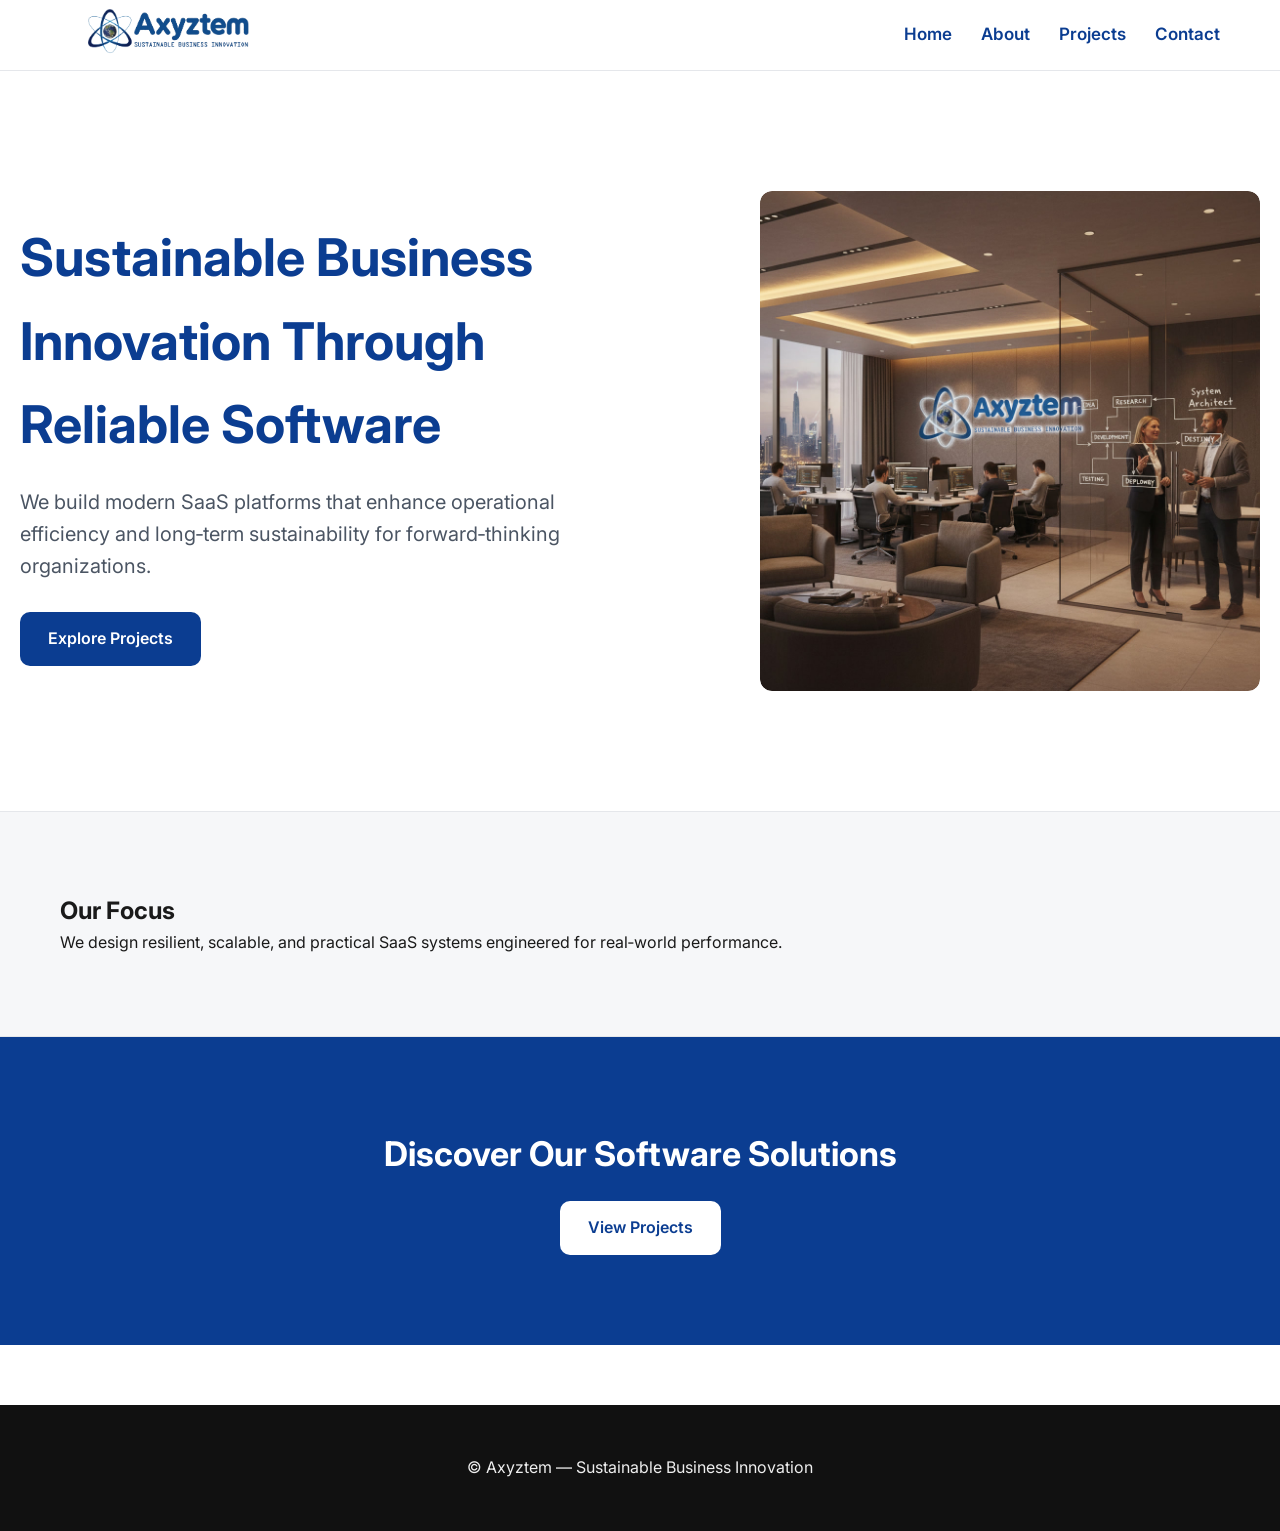
<file: index.html>
<!DOCTYPE html>
<html lang="en">
<head>
<meta charset="UTF-8">
<title>Axyztem | Sustainable Business Innovation</title>
<link rel="stylesheet" href="css/styles.css">
<link href="https://fonts.googleapis.com/css2?family=Inter:wght@300;400;600;700&display=swap" rel="stylesheet">
</head>

<body>

<header>
  <div class="container">
    <nav>
      <div class="logo fade-up">
        <a href="../index.html">
          <img src="../images/axyztem-logo.png" alt="Axyztem Logo" style="height:50px;">
        </a>
      </div>

      <div class="nav-links fade-up">
        <a href="../index.html">Home</a>
        <a href="../about.html">About</a>
        <a href="../projects.html">Projects</a>
        <a href="../contact.html">Contact</a>
      </div>
    </nav>
  </div>
</header>

<section class="hero">
  <div class="hero-text fade-up">
    <h1>Sustainable Business Innovation Through Reliable Software</h1>
    <p>We build modern SaaS platforms that enhance operational efficiency and long‑term sustainability for forward‑thinking organizations.</p>
    <a class="btn fade-up" href="projects.html">Explore Projects</a>
  </div>

  <div class="hero-img fade-up parallax">
    <img src="images/hero.jpg" alt="CEO & Architect in Axyztem Office" width="500">
  </div>
</section>

<section class="section gray">
<div class="container fade-up">
  <h2>Our Focus</h2>
  <p>We design resilient, scalable, and practical SaaS systems engineered for real‑world performance.</p>
</div>
</section>

<section class="cta fade-up">
  <h2>Discover Our Software Solutions</h2>
  <a class="btn" href="projects.html">View Projects</a>
</section>

<footer class="fade-up">
  <p>© Axyztem — Sustainable Business Innovation</p>
</footer>

<script>
const animatedElements=document.querySelectorAll('.fade-up');
function animateOnScroll(){
  animatedElements.forEach(el=>{
    const rect=el.getBoundingClientRect();
    if(rect.top<window.innerHeight-80){ el.classList.add('visible'); }
  });
}
window.addEventListener('scroll',animateOnScroll);
window.addEventListener('load',animateOnScroll);

window.addEventListener('scroll',()=>{
  document.querySelectorAll('.parallax').forEach(el=>{
    el.style.transform=`translateY(${window.scrollY * 0.1}px)`;
  });
});
</script>

</body>
</html>
</file>
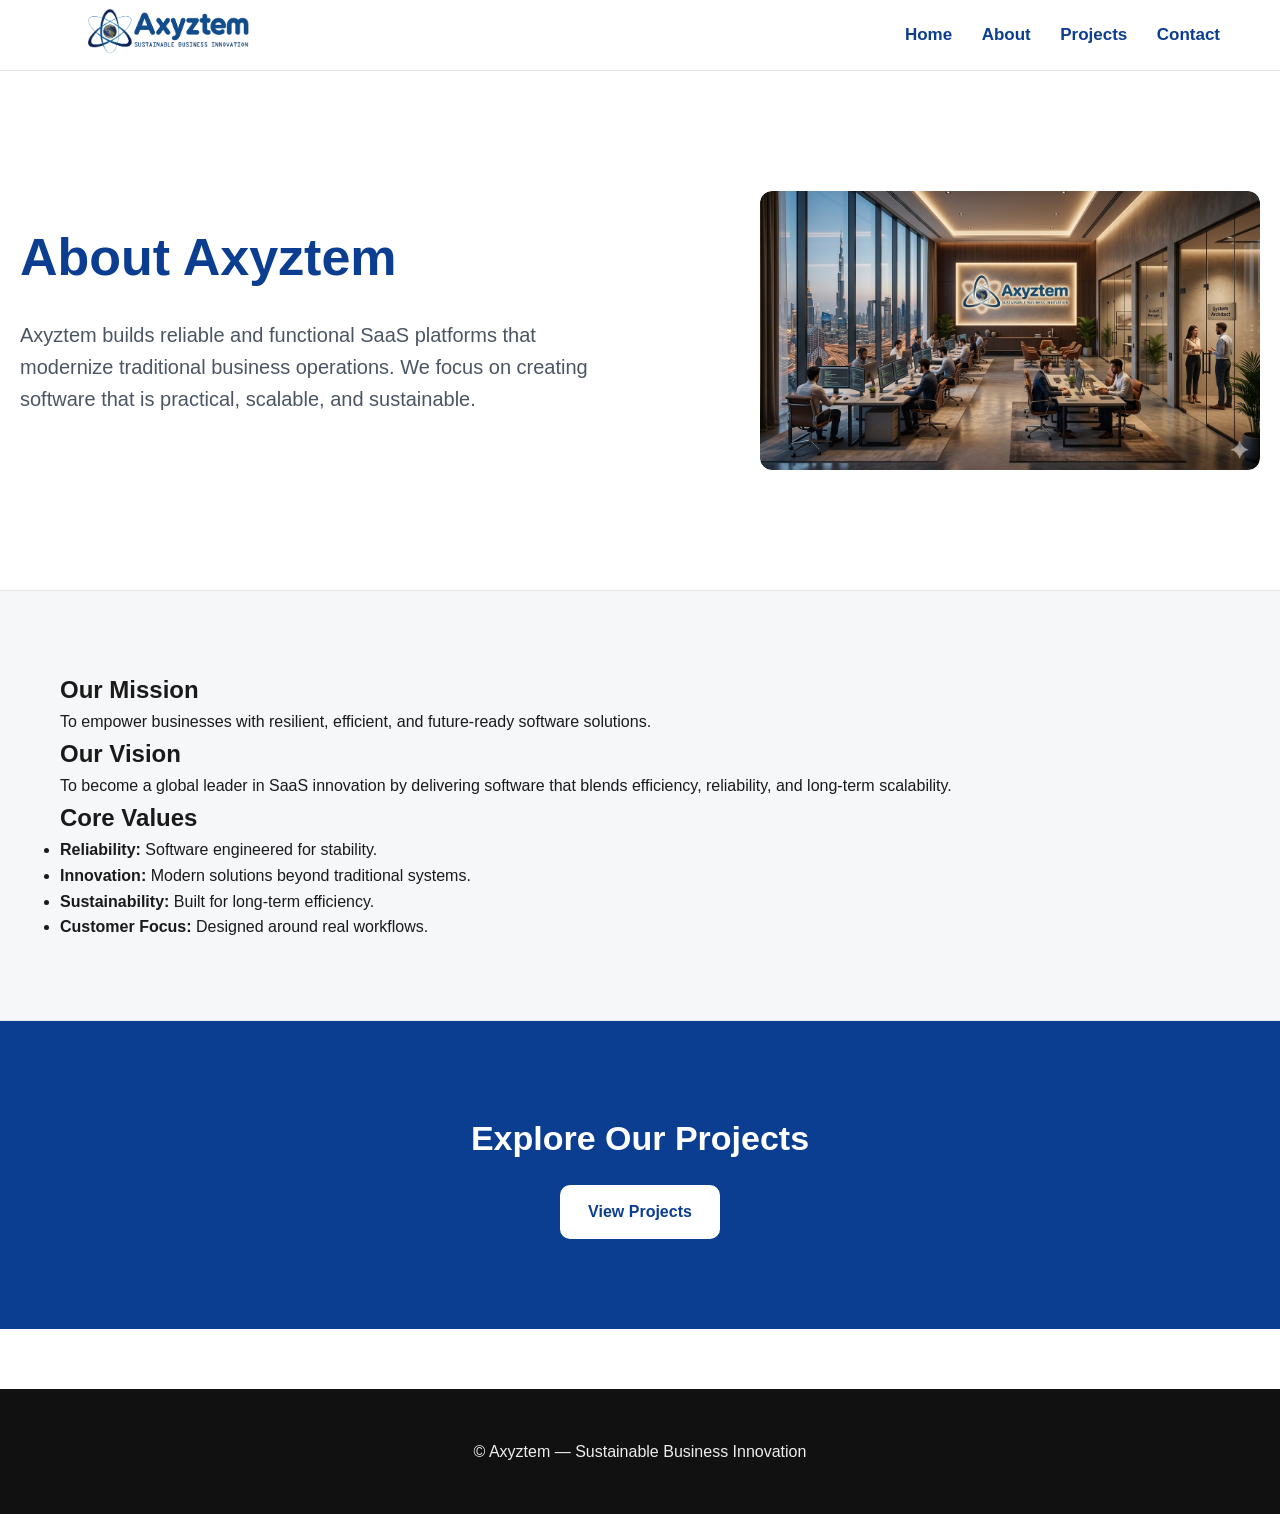
<file: about.html>
<!DOCTYPE html>
<html lang="en">
<head>
<meta charset="UTF-8">
<title>About Axyztem</title>
<link rel="stylesheet" href="css/styles.css">
</head>

<body>

<header>
  <div class="container">
    <nav>
      <div class="logo fade-up">
        <a href="../index.html">
          <img src="images/axyztem-logo.png" alt="Axyztem Logo" style="height:50px;">
        </a>
      </div>

      <div class="nav-links fade-up">
        <a href="../index.html">Home</a>
        <a href="../about.html">About</a>
        <a href="../projects.html">Projects</a>
        <a href="../contact.html">Contact</a>
      </div>
    </nav>
  </div>
</header>

<section class="hero">
  <div class="hero-text fade-up">
    <h1>About Axyztem</h1>
    <p>Axyztem builds reliable and functional SaaS platforms that modernize traditional business operations. We focus on creating software that is practical, scalable, and sustainable.</p>
  </div>
  <div class="hero-img fade-up parallax">
    <img src="images/hero.png" alt="Axyztem Office" width="500">
  </div>
</section>

<section class="section gray">
<div class="container">
  <h2 class="fade-up">Our Mission</h2>
  <p class="fade-up">To empower businesses with resilient, efficient, and future‑ready software solutions.</p>

  <h2 class="fade-up">Our Vision</h2>
  <p class="fade-up">To become a global leader in SaaS innovation by delivering software that blends efficiency, reliability, and long‑term scalability.</p>

  <h2 class="fade-up">Core Values</h2>
  <ul class="fade-up">
    <li><strong>Reliability:</strong> Software engineered for stability.</li>
    <li><strong>Innovation:</strong> Modern solutions beyond traditional systems.</li>
    <li><strong>Sustainability:</strong> Built for long‑term efficiency.</li>
    <li><strong>Customer Focus:</strong> Designed around real workflows.</li>
  </ul>
</div>
</section>

<section class="cta fade-up">
  <h2>Explore Our Projects</h2>
  <a class="btn" href="projects.html">View Projects</a>
</section>

<footer class="fade-up">
  <p>© Axyztem — Sustainable Business Innovation</p>
</footer>

<script>
const animatedElements=document.querySelectorAll('.fade-up');
function animateOnScroll(){
  animatedElements.forEach(el=>{
    const rect=el.getBoundingClientRect();
    if(rect.top<window.innerHeight-80){ el.classList.add('visible'); }
  });
}
window.addEventListener('scroll',animateOnScroll);
window.addEventListener('load',animateOnScroll);

window.addEventListener('scroll',()=>{
  document.querySelectorAll('.parallax').forEach(el=>{
    el.style.transform=`translateY(${window.scrollY * 0.1}px)`;
  });
});
</script>

</body>
</html>
</file>
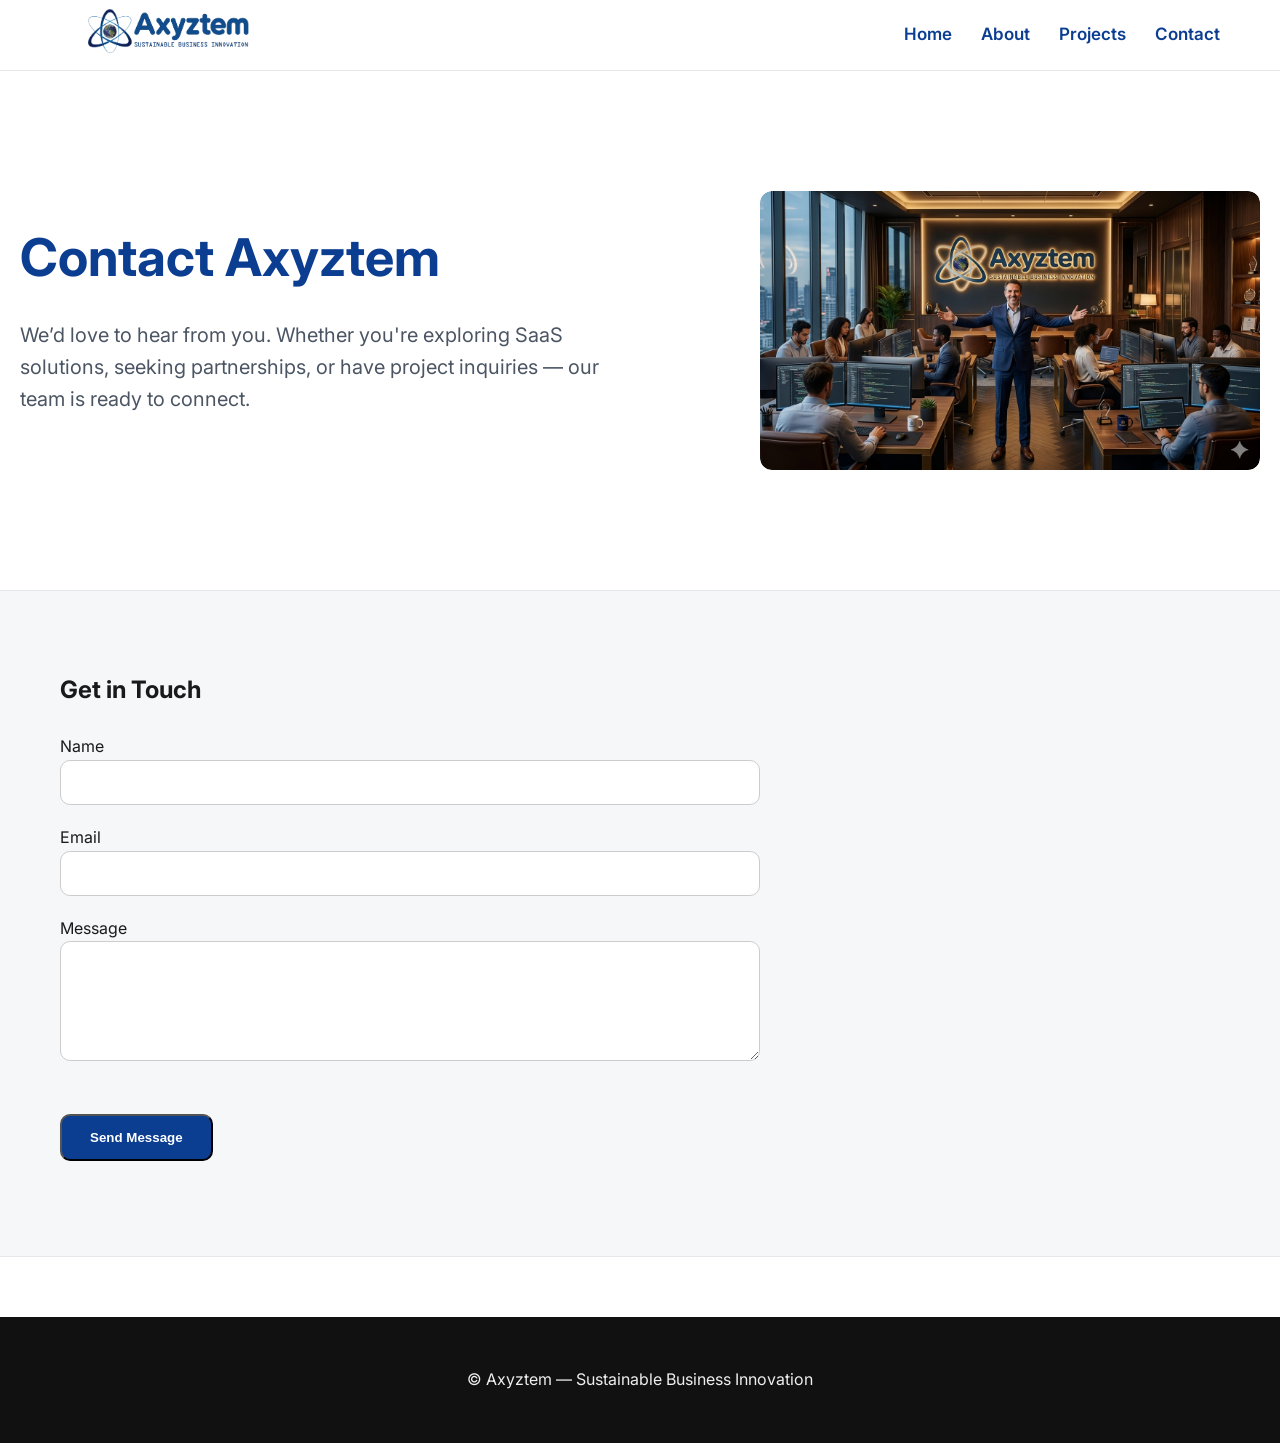
<file: contact.html>
<!DOCTYPE html>
<html lang="en">
<head>
<meta charset="UTF-8">
<title>Contact Axyztem | Sustainable Business Innovation</title>
<meta name="description" content="Get in touch with Axyztem for SaaS solutions and project inquiries.">
<meta name="robots" content="index, follow">

<link rel="stylesheet" href="css/styles.css">
<link href="https://fonts.googleapis.com/css2?family=Inter:wght@300;400;600;700&display=swap" rel="stylesheet">

<!-- Google reCAPTCHA -->
<script src="https://www.google.com/recaptcha/api.js" async defer></script>
</head>

<body>

<header>
    <div class="container">
    <nav>
      <div class="logo fade-up">
        <a href="../index.html">
          <img src="images/axyztem-logo.png" alt="Axyztem Logo" style="height:50px;">
        </a>
      </div>

      <div class="nav-links fade-up">
        <a href="../index.html">Home</a>
        <a href="../about.html">About</a>
        <a href="../projects.html">Projects</a>
        <a href="../contact.html">Contact</a>
      </div>
    </nav>
  </div>
</header>

<!-- HERO -->
<section class="hero">
  <div class="hero-text fade-up">
    <h1>Contact Axyztem</h1>
    <p>We’d love to hear from you. Whether you're exploring SaaS solutions, seeking partnerships, or have project inquiries — our team is ready to connect.</p>
  </div>

  <div class="hero-img fade-up parallax">
    <img src="images/herocontact.png" alt="CEO with Open Arms" width="500">
  </div>
</section>

<!-- CONTACT FORM SECTION -->
<section class="section gray">
<div class="container fade-up">

  <h2>Get in Touch</h2>

  <form id="contactForm" style="margin-top:25px; max-width:700px;">

    <label for="name">Name</label>
    <input id="name" name="name" type="text" required
      style="width:100%; padding:14px; margin-bottom:20px; border-radius:10px; border:1px solid #ccc;">

    <label for="email">Email</label>
    <input id="email" name="email" type="email" required
      style="width:100%; padding:14px; margin-bottom:20px; border-radius:10px; border:1px solid #ccc;">

    <label for="message">Message</label>
    <textarea id="message" name="message" rows="6" required
      style="width:100%; padding:14px; margin-bottom:20px; border-radius:10px; border:1px solid #ccc;"></textarea>

    <!-- Honeypot -->
    <div style="display:none;">
      <label>Leave this empty</label>
      <input type="text" name="company">
    </div>

    <!-- reCAPTCHA -->
    <div class="g-recaptcha" data-sitekey="6Lfje6ksAAAAAOugp3R9DYBhBkrUJjKx2nFVOQUM"></div>

    <br>
    <button type="submit" class="btn">Send Message</button>

    <p id="status" style="margin-top:15px; font-weight:600;"></p>

  </form>

</div>
</section>

<footer class="fade-up">
  <p>© Axyztem — Sustainable Business Innovation</p>
</footer>

<!-- CONTACT FORM SCRIPT -->
<script>
document.getElementById('contactForm').addEventListener('submit', async function(e){
  e.preventDefault();

  const status = document.getElementById('status');
  status.textContent = "Sending...";

  const formData = new FormData(this);

  // Honeypot
  if(formData.get("company")){
    status.textContent = "Spam detected.";
    return;
  }

  // reCAPTCHA
  const captcha = grecaptcha.getResponse();
  if(!captcha){
    status.textContent = "Please verify you are human.";
    return;
  }

  formData.append("captcha", captcha);

  try {
    const res = await fetch('/send-email', {
      method: 'POST',
      body: JSON.stringify(Object.fromEntries(formData)),
      headers: { 'Content-Type': 'application/json' }
    });

    if(res.ok){
      status.textContent = "Message sent successfully!";
      this.reset();
      grecaptcha.reset();
    } else {
      status.textContent = "Error sending message. Please try again.";
    }

  } catch (err) {
    status.textContent = "Network error. Please try again.";
  }
});
</script>

<!-- ANIMATIONS + PARALLAX -->
<script>
const animatedElements = document.querySelectorAll('.fade-up');

function animateOnScroll(){
  animatedElements.forEach(el=>{
    const rect = el.getBoundingClientRect();
    if(rect.top < window.innerHeight - 80){
      el.classList.add('visible');
    }
  });
}

window.addEventListener('scroll', animateOnScroll);
window.addEventListener('load', animateOnScroll);

window.addEventListener('scroll', ()=>{
  document.querySelectorAll('.parallax').forEach(el=>{
    el.style.transform = `translateY(${window.scrollY * 0.1}px)`;
  });
});
</script>

</body>
</html>
</file>
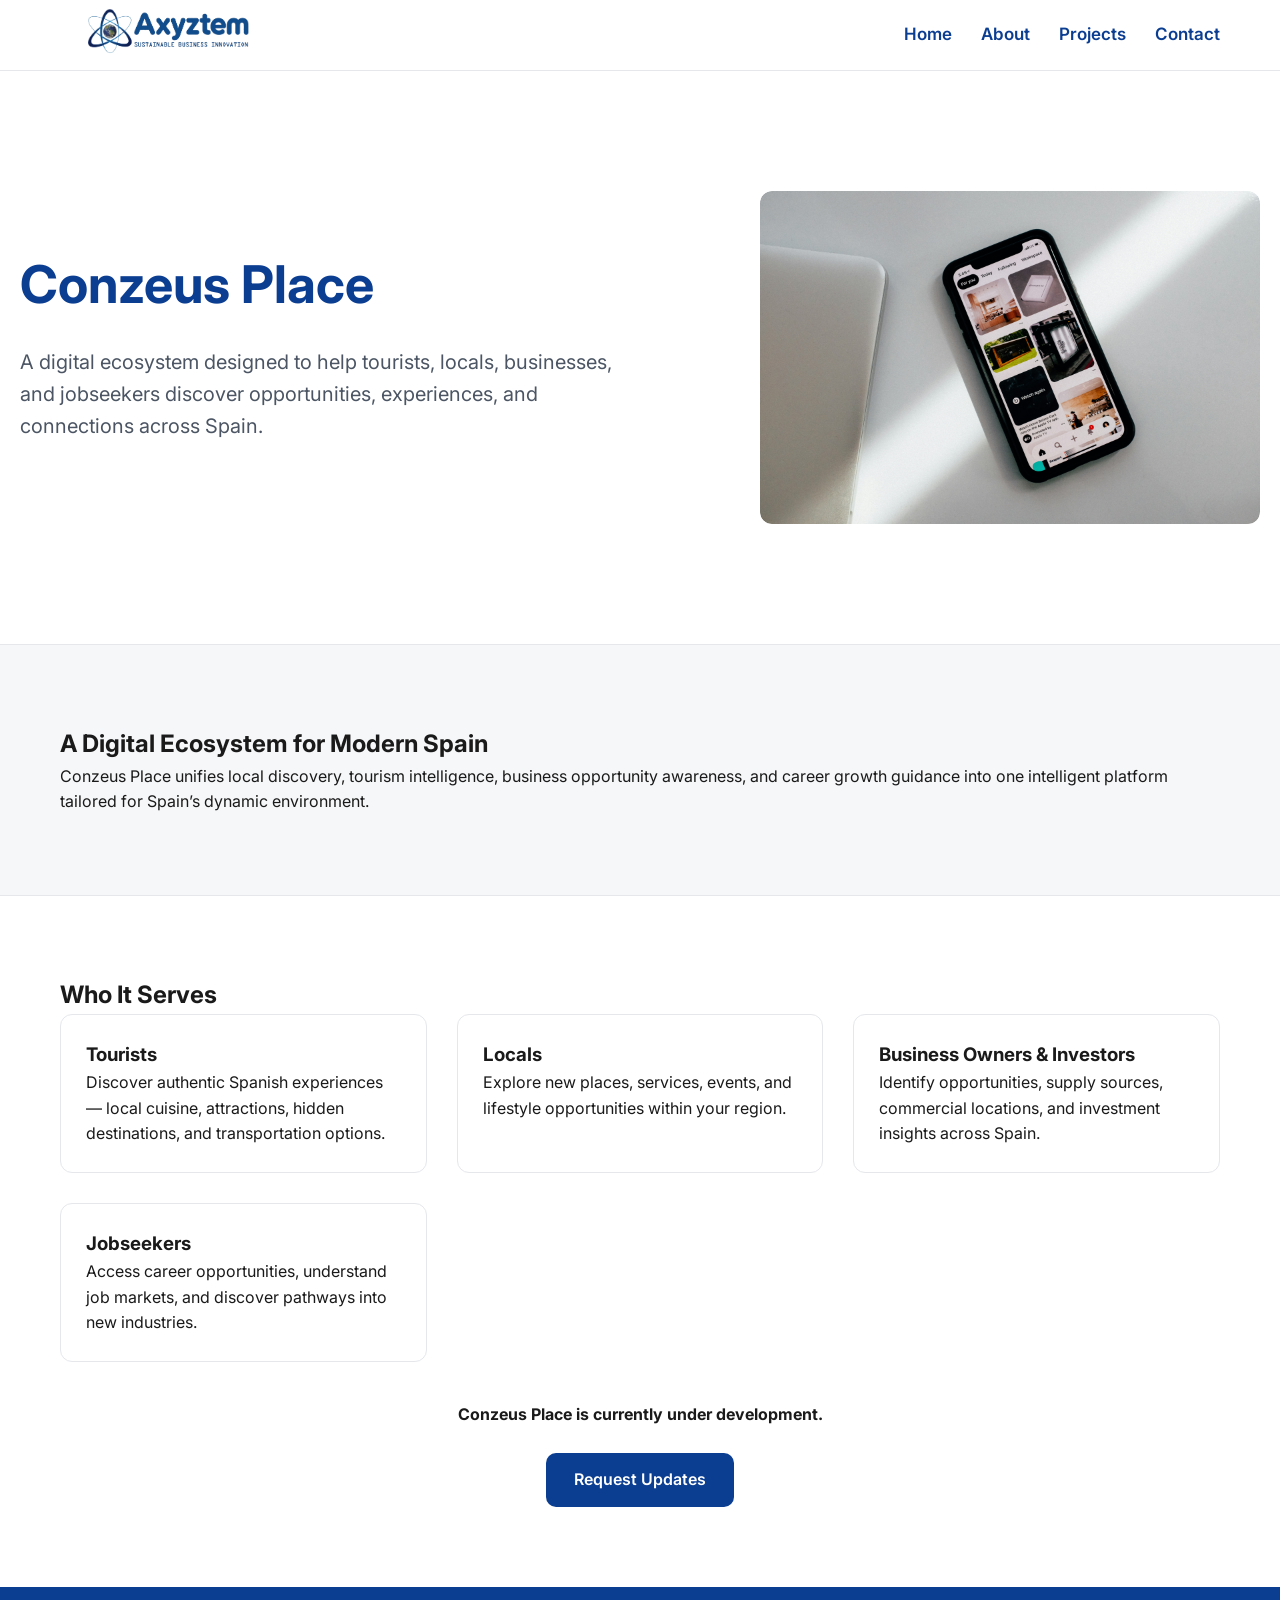
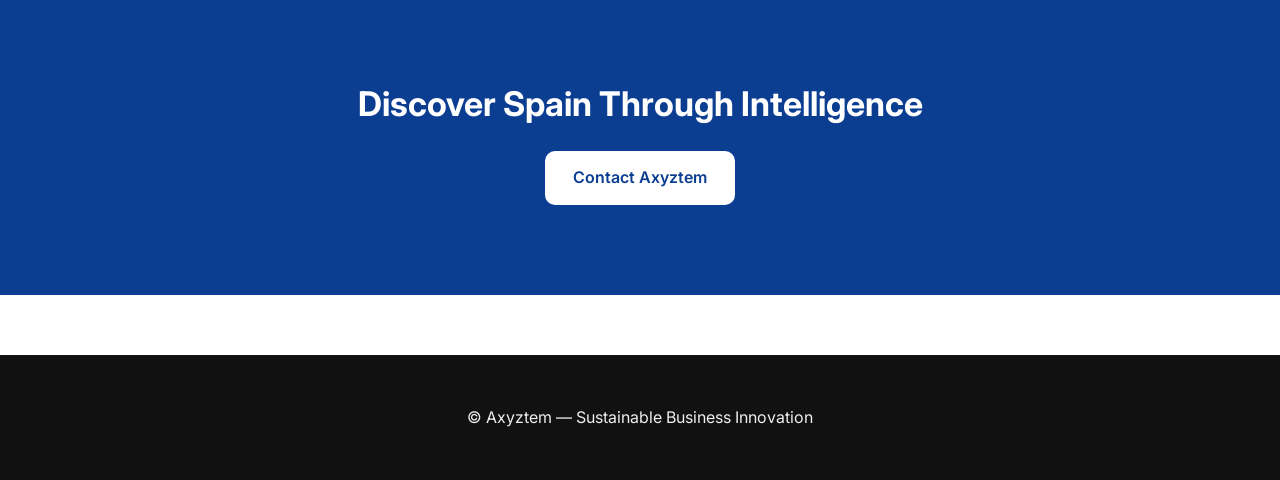
<file: conzeus-place.html>
<!DOCTYPE html>
<html lang="en">
<head>
<meta charset="UTF-8">
<title>Conzeus Place | Axyztem</title>
<meta name="description" content="Conzeus Place — a digital ecosystem connecting tourists, locals, businesses, and jobseekers across Spain.">
<link rel="stylesheet" href="../css/styles.css">
<link href="https://fonts.googleapis.com/css2?family=Inter:wght@300;400;600;700&display=swap" rel="stylesheet">
</head>

<body>

<header>
  <div class="container">
    <nav>
      <div class="logo fade-up">
        <a href="../index.html">
          <img src="../images/axyztem-logo.png" alt="Axyztem Logo" style="height:50px;">
        </a>
      </div>

      <div class="nav-links fade-up">
        <a href="../index.html">Home</a>
        <a href="../about.html">About</a>
        <a href="../projects.html">Projects</a>
        <a href="../contact.html">Contact</a>
      </div>
    </nav>
  </div>
</header>

<!-- HERO -->
<section class="hero">
  <div class="hero-text fade-up">
    <h1>Conzeus Place</h1>
    <p>A digital ecosystem designed to help tourists, locals, businesses, and jobseekers discover opportunities, experiences, and connections across Spain.</p>
  </div>

  <div class="hero-img fade-up parallax">
    <img src="../images/conzeusplace.jpg" alt="Conzeus Place" width="500">
  </div>
</section>

<!-- OVERVIEW -->
<section class="section gray">
<div class="container">
  <h2 class="fade-up">A Digital Ecosystem for Modern Spain</h2>
  <p class="fade-up">
    Conzeus Place unifies local discovery, tourism intelligence, business opportunity awareness, and career growth guidance into one intelligent platform tailored for Spain’s dynamic environment.
  </p>
</div>
</section>

<!-- FEATURES -->
<section class="section">
<div class="container">
  <h2 class="fade-up">Who It Serves</h2>

  <div class="grid">

    <div class="card fade-up">
      <h3>Tourists</h3>
      <p>Discover authentic Spanish experiences — local cuisine, attractions, hidden destinations, and transportation options.</p>
    </div>

    <div class="card fade-up">
      <h3>Locals</h3>
      <p>Explore new places, services, events, and lifestyle opportunities within your region.</p>
    </div>

    <div class="card fade-up">
      <h3>Business Owners & Investors</h3>
      <p>Identify opportunities, supply sources, commercial locations, and investment insights across Spain.</p>
    </div>

    <div class="card fade-up">
      <h3>Jobseekers</h3>
      <p>Access career opportunities, understand job markets, and discover pathways into new industries.</p>
    </div>

  </div>

  <div style="text-align:center; margin-top:40px;">
    <p><strong>Conzeus Place is currently under development.</strong></p>
    <br>
    <a class="btn" href="../contact.html">Request Updates</a>
  </div>

</div>
</section>

<!-- CTA -->
<section class="cta fade-up">
  <h2>Discover Spain Through Intelligence</h2>
  <a class="btn" href="../contact.html">Contact Axyztem</a>
</section>

<footer class="fade-up">
  <p>© Axyztem — Sustainable Business Innovation</p>
</footer>

<!-- ANIMATIONS + PARALLAX -->
<script>
const animatedElements = document.querySelectorAll('.fade-up');

function animateOnScroll(){
  animatedElements.forEach(el=>{
    const rect = el.getBoundingClientRect();
    if(rect.top < window.innerHeight - 80){
      el.classList.add('visible');
    }
  });
}

window.addEventListener('scroll', animateOnScroll);
window.addEventListener('load', animateOnScroll);

window.addEventListener('scroll', ()=>{
  document.querySelectorAll('.parallax').forEach(el=>{
    el.style.transform = `translateY(${window.scrollY * 0.1}px)`;
  });
});
</script>

</body>
</html>
</file>
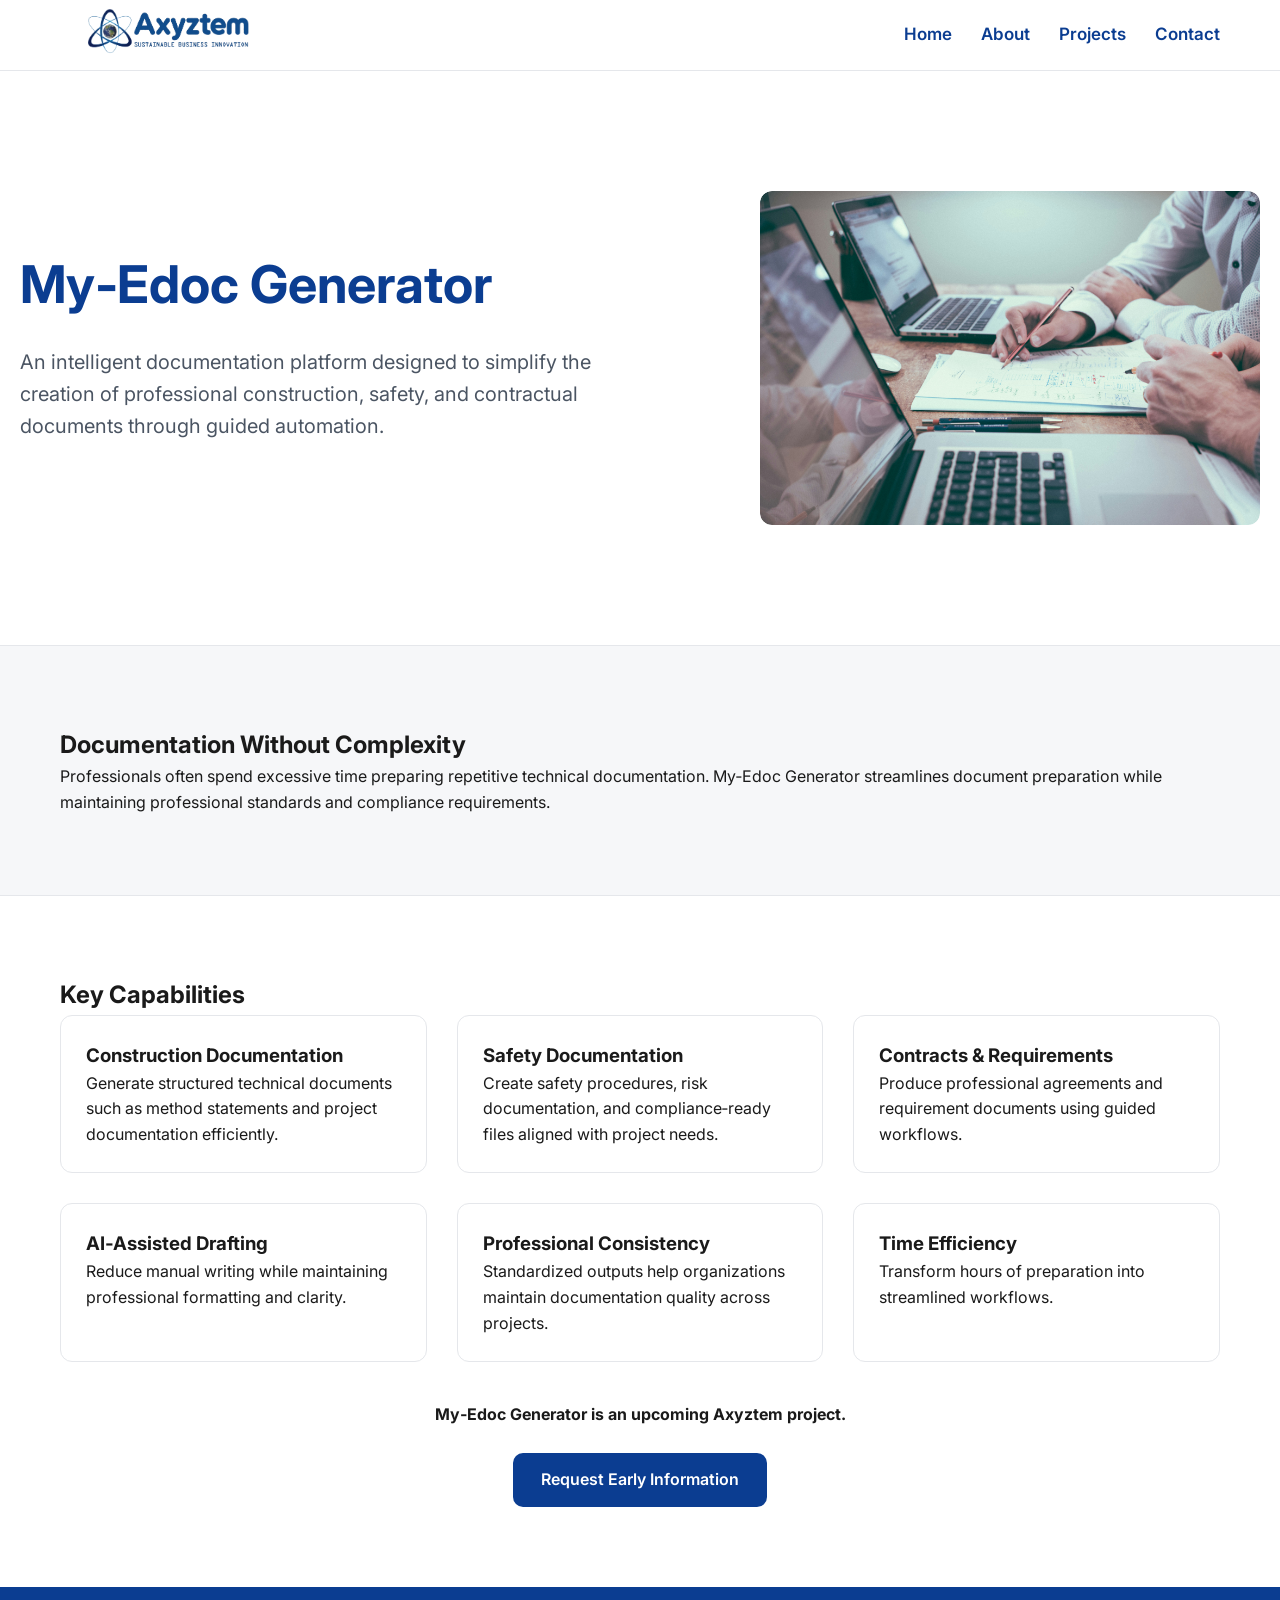
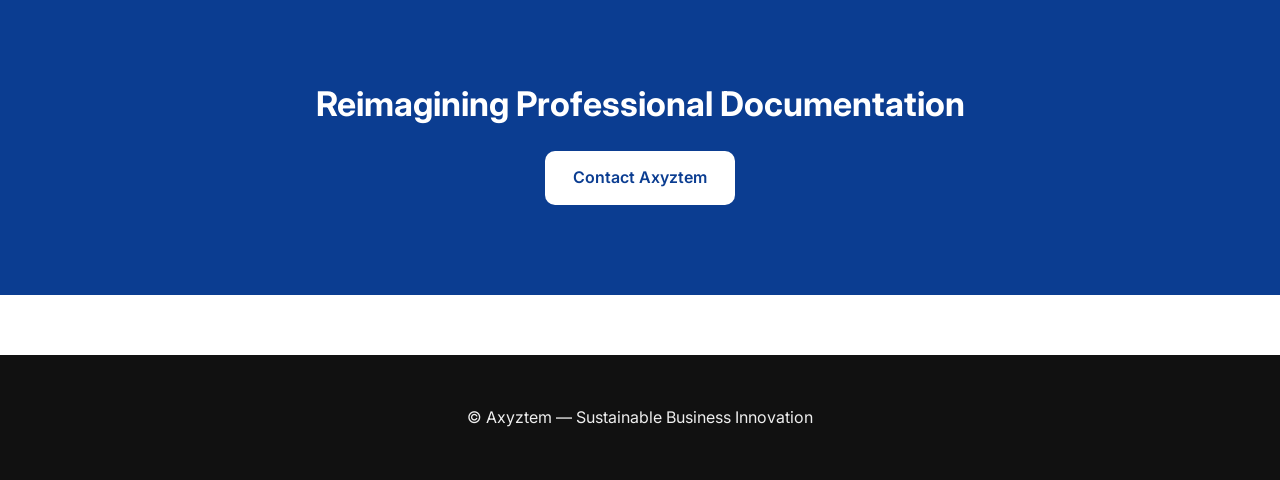
<file: my-edoc-generator.html>
<!DOCTYPE html>
<html lang="en">
<head>
<meta charset="UTF-8">
<title>My‑Edoc Generator | Axyztem</title>
<meta name="description" content="My‑Edoc Generator — an intelligent platform for generating construction, safety, and contractual documentation.">
<link rel="stylesheet" href="../css/styles.css">
<link href="https://fonts.googleapis.com/css2?family=Inter:wght@300;400;600;700&display=swap" rel="stylesheet">
</head>

<body>

<header>
  <div class="container">
    <nav>
      <div class="logo fade-up">
        <a href="../index.html">
          <img src="../images/axyztem-logo.png" alt="Axyztem Logo" style="height:50px;">
        </a>
      </div>

      <div class="nav-links fade-up">
        <a href="../index.html">Home</a>
        <a href="../about.html">About</a>
        <a href="../projects.html">Projects</a>
        <a href="../contact.html">Contact</a>
      </div>
    </nav>
  </div>
</header>

<!-- HERO -->
<section class="hero">
  <div class="hero-text fade-up">
    <h1>My‑Edoc Generator</h1>
    <p>An intelligent documentation platform designed to simplify the creation of professional construction, safety, and contractual documents through guided automation.</p>
  </div>

  <div class="hero-img fade-up parallax">
    <img src="../images/construction.jpg" alt="My‑Edoc Generator" width="500">
  </div>
</section>

<!-- PURPOSE -->
<section class="section gray">
<div class="container">
  <h2 class="fade-up">Documentation Without Complexity</h2>
  <p class="fade-up">
    Professionals often spend excessive time preparing repetitive technical documentation.  
    My‑Edoc Generator streamlines document preparation while maintaining professional standards and compliance requirements.
  </p>
</div>
</section>

<!-- FEATURES -->
<section class="section">
<div class="container">
  <h2 class="fade-up">Key Capabilities</h2>

  <div class="grid">

    <div class="card fade-up">
      <h3>Construction Documentation</h3>
      <p>Generate structured technical documents such as method statements and project documentation efficiently.</p>
    </div>

    <div class="card fade-up">
      <h3>Safety Documentation</h3>
      <p>Create safety procedures, risk documentation, and compliance‑ready files aligned with project needs.</p>
    </div>

    <div class="card fade-up">
      <h3>Contracts & Requirements</h3>
      <p>Produce professional agreements and requirement documents using guided workflows.</p>
    </div>

    <div class="card fade-up">
      <h3>AI‑Assisted Drafting</h3>
      <p>Reduce manual writing while maintaining professional formatting and clarity.</p>
    </div>

    <div class="card fade-up">
      <h3>Professional Consistency</h3>
      <p>Standardized outputs help organizations maintain documentation quality across projects.</p>
    </div>

    <div class="card fade-up">
      <h3>Time Efficiency</h3>
      <p>Transform hours of preparation into streamlined workflows.</p>
    </div>

  </div>

  <div style="text-align:center; margin-top:40px;">
    <p><strong>My‑Edoc Generator is an upcoming Axyztem project.</strong></p>
    <br>
    <a class="btn" href="../contact.html">Request Early Information</a>
  </div>

</div>
</section>

<!-- CTA -->
<section class="cta fade-up">
  <h2>Reimagining Professional Documentation</h2>
  <a class="btn" href="../contact.html">Contact Axyztem</a>
</section>

<footer class="fade-up">
  <p>© Axyztem — Sustainable Business Innovation</p>
</footer>

<!-- ANIMATIONS + PARALLAX -->
<script>
const animatedElements = document.querySelectorAll('.fade-up');

function animateOnScroll(){
  animatedElements.forEach(el=>{
    const rect = el.getBoundingClientRect();
    if(rect.top < window.innerHeight - 80){
      el.classList.add('visible');
    }
  });
}

window.addEventListener('scroll', animateOnScroll);
window.addEventListener('load', animateOnScroll);

window.addEventListener('scroll', ()=>{
  document.querySelectorAll('.parallax').forEach(el=>{
    el.style.transform = `translateY(${window.scrollY * 0.1}px)`;
  });
});
</script>

</body>
</html>
</file>
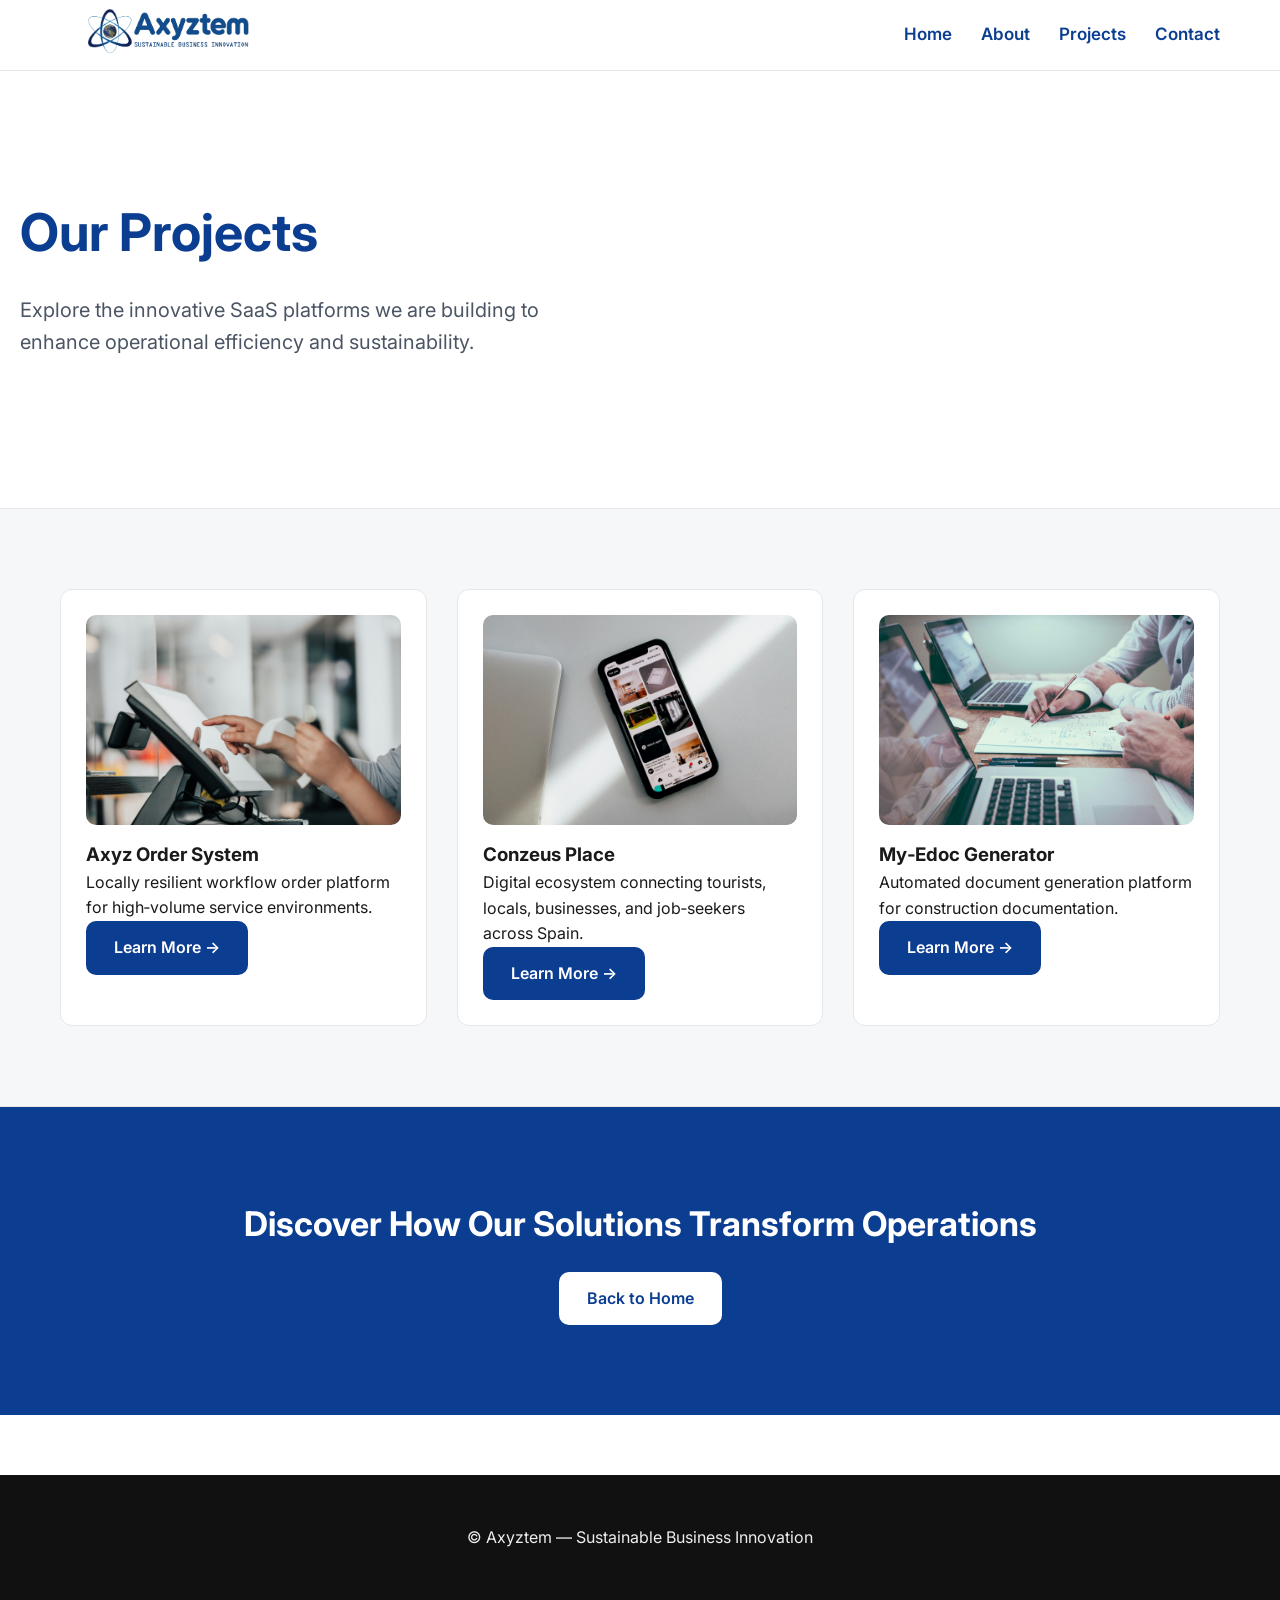
<file: projects.html>
<!DOCTYPE html>
<html lang="en">
<head>
<meta charset="UTF-8">
<title>Projects | Axyztem</title>
<meta name="description" content="Explore Axyztem's innovative SaaS projects including AOS, Conzeus Place, and My‑Edoc Generator.">
<meta name="robots" content="index, follow">

<link rel="stylesheet" href="css/styles.css">
<link href="https://fonts.googleapis.com/css2?family=Inter:wght@300;400;600&display=swap" rel="stylesheet">

<style>
/* FIX: Ensure project images scale properly on mobile */
.card img {
  width: 100%;
  height: auto;
  max-width: 100%;
  border-radius: 10px;
  object-fit: cover;
}

/* FIX: Improve mobile spacing */
@media(max-width:768px){
  .grid {
    gap: 20px;
  }
  .hero {
    padding: 60px 20px;
  }
  .hero-text h1 {
    font-size: 32px;
  }
  .hero-text p {
    font-size: 17px;
  }
}
</style>

</head>

<body>

<header>
    <div class="container">
    <nav>
      <div class="logo fade-up">
        <a href="../index.html">
          <img src="images/axyztem-logo.png" alt="Axyztem Logo" style="height:50px;">
        </a>
      </div>

      <div class="nav-links fade-up">
        <a href="../index.html">Home</a>
        <a href="../about.html">About</a>
        <a href="../projects.html">Projects</a>
        <a href="../contact.html">Contact</a>
      </div>
    </nav>
  </div>
</header>

<!-- HERO -->
<section class="hero">
  <div class="hero-text fade-up">
    <h1>Our Projects</h1>
    <p>Explore the innovative SaaS platforms we are building to enhance operational efficiency and sustainability.</p>
  </div>
</section>

<!-- PROJECT GRID -->
<section class="section gray">
<div class="container">
<div class="grid">

  <!-- PROJECT 1 -->
  <div class="card fade-up">
    <img src="images/aos.jpg" alt="Axyz Order System">
    <h3>Axyz Order System</h3>
    <p>Locally resilient workflow order platform for high‑volume service environments.</p>
    <a class="btn" href="projects/axyz-order-system.html">Learn More →</a>
  </div>

  <!-- PROJECT 2 -->
  <div class="card fade-up">
    <img src="images/conzeusplace.jpg" alt="Conzeus Place">
    <h3>Conzeus Place</h3>
    <p>Digital ecosystem connecting tourists, locals, businesses, and job‑seekers across Spain.</p>
    <a class="btn" href="projects/conzeus-place.html">Learn More →</a>
  </div>

  <!-- PROJECT 3 -->
  <div class="card fade-up">
    <img src="images/construction.jpg" alt="My‑Edoc Generator">
    <h3>My‑Edoc Generator</h3>
    <p>Automated document generation platform for construction documentation.</p>
    <a class="btn" href="projects/my-edoc-generator.html">Learn More →</a>
  </div>

</div>
</div>
</section>

<!-- CTA -->
<section class="cta fade-up">
  <h2>Discover How Our Solutions Transform Operations</h2>
  <a class="btn" href="index.html">Back to Home</a>
</section>

<footer class="fade-up">
  <p>© Axyztem — Sustainable Business Innovation</p>
</footer>

<!-- ANIMATIONS -->
<script>
const animatedElements = document.querySelectorAll('.fade-up');

function animateOnScroll(){
  animatedElements.forEach(el=>{
    const rect = el.getBoundingClientRect();
    if(rect.top < window.innerHeight - 80){
      el.classList.add('visible');
    }
  });
}

window.addEventListener('scroll', animateOnScroll);
window.addEventListener('load', animateOnScroll);
</script>

</body>
</html>
</file>
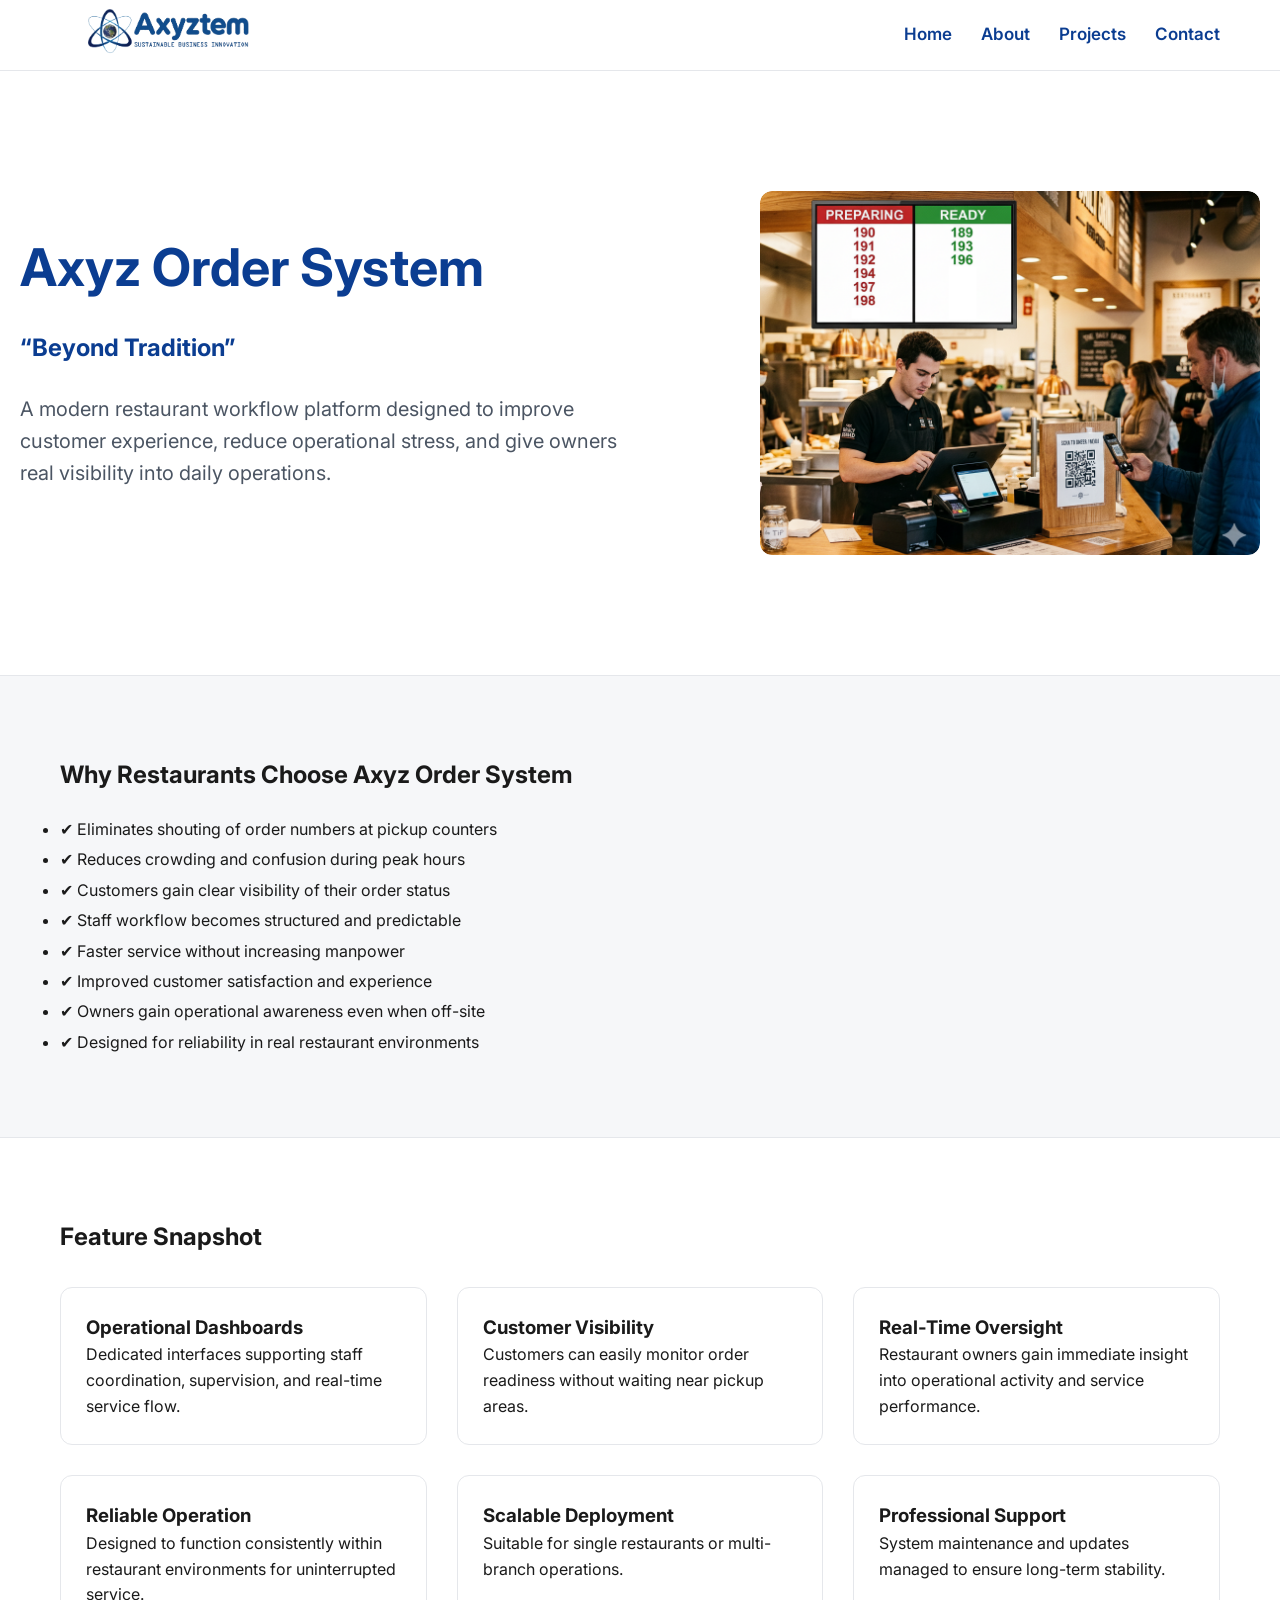
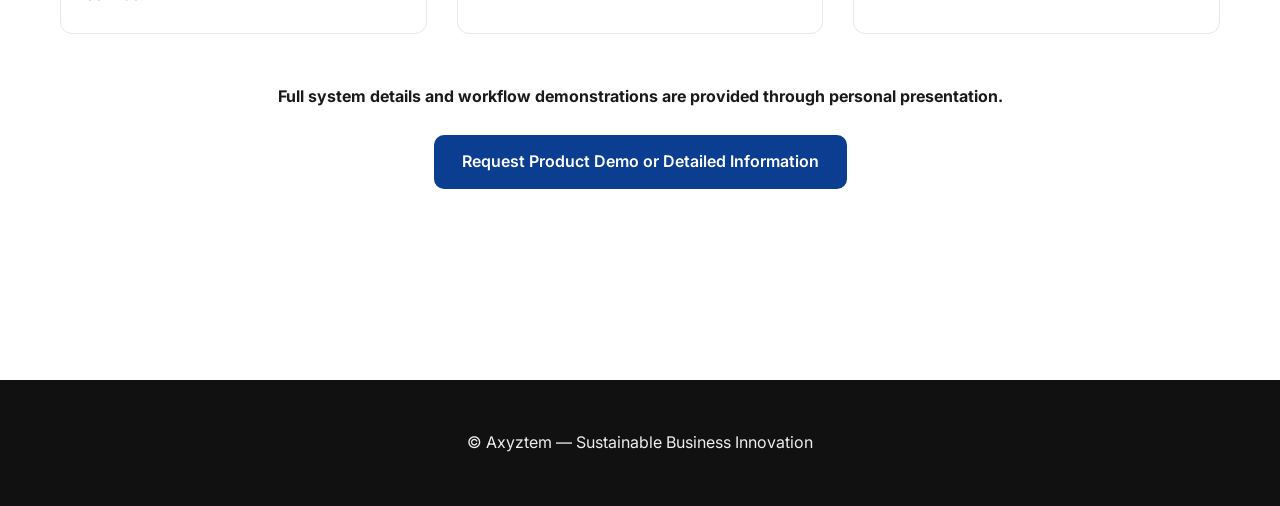
<file: projects/axyz-order-system.html>
<!DOCTYPE html>
<html lang="en">

<head>
  <meta charset="UTF-8">
  <meta name="viewport" content="width=device-width, initial-scale=1.0">

  <title>Axyz Order System — Restaurant & Bar Management | Axyztem</title>

  <meta name="description" content="Axyz Order System is a modern restaurant and bar management solution. Post order restaurant system, queue management, display platform, and post payment system for restaurants and bars.">

  <meta name="keywords" content="Post Order Restaurant Management, Post order restaurant system, Post order restaurant platform, Restaurant queue system, Restaurant queue platform, Restaurant queue management, Restaurant display system, Restaurant display platform, Post payment restaurant management, Post payment restaurant system, Bar management system, Restaurant workflow system, Restaurant display platform">

  <meta name="robots" content="index, follow">

  <!-- Open Graph -->
  <meta property="og:type" content="website">
  <meta property="og:title" content="Axyz Order System — Restaurant & Bar Management">
  <meta property="og:description" content="Axyz Order System is a modern restaurant and bar management solution. Post order restaurant system, queue management, display platform, and post payment system for restaurants and bars.">
  <meta property="og:url" content="https://axyztem.es/axyz-order-system.html">
  <meta property="og:image" content="https://axyztem.es/images/axyz-og-image.jpg">

  <!-- Twitter -->
  <meta name="twitter:card" content="summary_large_image">
  <meta name="twitter:title" content="Axyz Order System — Restaurant & Bar Management">
  <meta name="twitter:description" content="Axyz Order System is a modern restaurant and bar management solution. Post order restaurant system, queue management, display platform, and post payment system for restaurants and bars.">
  <meta name="twitter:image" content="https://axyztem.es/images/axyz-og-image.jpg">

  <link rel="canonical" href="https://axyztem.es/axyz-order-system.html">

  <link rel="stylesheet" href="../css/styles.css">
  <link href="https://fonts.googleapis.com/css2?family=Inter:wght@300;400;600;700&display=swap" rel="stylesheet">

  <!-- Structured Data (unchanged) -->
  <script type="application/ld+json">
  {
    "@context": "https://schema.org",
    "@graph": [
      {
        "@type": "SoftwareApplication",
        "name": "Axyz Order System",
        "url": "https://axyztem.es/axyz-order-system.html",
        "logo": "https://axyztem.es/images/axyz-og-image.jpg",
        "applicationCategory": "BusinessApplication",
        "operatingSystem": "Web",
        "description": "A modern restaurant and bar management platform with post order system, queue management, display platform, and post payment system.",
        "keywords": "Post Order Restaurant Management, Restaurant queue system, Restaurant display platform, Post payment restaurant system, Bar management system",
        "offers": {
          "@type": "Offer",
          "price": "0",
          "priceCurrency": "EUR",
          "url": "https://axyztem.es/axyz-order-system.html"
        },
        "publisher": {
          "@type": "Organization",
          "name": "Axyztem Holdings LLC",
          "url": "https://axyztem.es"
        },
        "featureList": [
          "Post order restaurant management",
          "Queue management system",
          "Restaurant display platform",
          "Post payment system",
          "Bar management"
        ]
      },
      {
        "@type": "FAQPage",
        "mainEntity": [
          {
            "@type": "Question",
            "name": "What is Axyz Order System?",
            "acceptedAnswer": {
              "@type": "Answer",
              "text": "Axyz Order System is a web-based platform for restaurants and bars to manage post orders, queue systems, display platforms, and post-payment operations efficiently."
            }
          },
          {
            "@type": "Question",
            "name": "Can it manage bars as well?",
            "acceptedAnswer": {
              "@type": "Answer",
              "text": "Yes, the system is designed for both restaurants and bars, including post order and queue management."
            }
          },
          {
            "@type": "Question",
            "name": "Is it free to use?",
            "acceptedAnswer": {
              "@type": "Answer",
              "text": "Yes, Axyz Order System can be deployed without cost, though additional premium features may be added later."
            }
          }
        ]
      },
      {
        "@type": "HowTo",
        "name": "How to manage orders with Axyz Order System",
        "description": "Step-by-step guide for using Axyz Order System to manage restaurant and bar orders.",
        "step": [
          {
            "@type": "HowToStep",
            "name": "Open the dashboard",
            "text": "Access the Axyz Order System dashboard from any web browser."
          },
          {
            "@type": "HowToStep",
            "name": "Add a new order",
            "text": "Press the order button to create a new order number and assign it to the 'Preparing' list."
          },
          {
            "@type": "HowToStep",
            "name": "Track queue and preparation",
            "text": "Monitor the queue list and updating statuses for each order as it progresses."
          },
          {
            "@type": "HowToStep",
            "name": "Complete and post payment",
            "text": "Mark orders as completed and handle post-payment processing."
          }
        ]
      }
    ]
  }
  </script>
</head>

<body>

<header>
<div class="container">
<nav>
  <div class="logo fade-up">
    <a href="../index.html">
      <img src="../images/axyztem-logo.png" alt="Axyztem Logo" style="height:50px;">
    </a>
  </div>

  <div class="nav-links fade-up">
    <a href="../index.html">Home</a>
    <a href="../about.html">About</a>
    <a href="../projects.html">Projects</a>
    <a href="../contact.html">Contact</a>
  </div>
</nav>
</div>
</header>

<!-- HERO -->
<section class="hero">
  <div class="hero-text fade-up">
    <h1>Axyz Order System</h1>
    <h2 style="font-weight:400;color:#0B3D91;"><strong>“Beyond Tradition”</strong></h2><br>

    <p>
      A modern restaurant workflow platform designed to improve customer experience, reduce operational stress, and give owners real visibility into daily operations.
    </p>
  </div>

  <div class="hero-img fade-up parallax">
    <img src="../images/aos.png" alt="Restaurant workflow system" width="500">
  </div>
</section>

<!-- BENEFITS -->
<section class="section gray">
<div class="container fade-up">

  <h2>Why Restaurants Choose Axyz Order System</h2>

  <ul style="margin-top:20px; line-height:1.9;">
    <li>✔ Eliminates shouting of order numbers at pickup counters</li>
    <li>✔ Reduces crowding and confusion during peak hours</li>
    <li>✔ Customers gain clear visibility of their order status</li>
    <li>✔ Staff workflow becomes structured and predictable</li>
    <li>✔ Faster service without increasing manpower</li>
    <li>✔ Improved customer satisfaction and experience</li>
    <li>✔ Owners gain operational awareness even when off-site</li>
    <li>✔ Designed for reliability in real restaurant environments</li>
  </ul>

</div>
</section>

<!-- FEATURE SNAPSHOT -->
<section class="section">
<div class="container">

  <h2 class="fade-up">Feature Snapshot</h2>

  <div class="grid" style="margin-top:30px;">

    <div class="card fade-up">
      <h3>Operational Dashboards</h3>
      <p>Dedicated interfaces supporting staff coordination, supervision, and real-time service flow.</p>
    </div>

    <div class="card fade-up">
      <h3>Customer Visibility</h3>
      <p>Customers can easily monitor order readiness without waiting near pickup areas.</p>
    </div>

    <div class="card fade-up">
      <h3>Real-Time Oversight</h3>
      <p>Restaurant owners gain immediate insight into operational activity and service performance.</p>
    </div>

    <div class="card fade-up">
      <h3>Reliable Operation</h3>
      <p>Designed to function consistently within restaurant environments for uninterrupted service.</p>
    </div>

    <div class="card fade-up">
      <h3>Scalable Deployment</h3>
      <p>Suitable for single restaurants or multi-branch operations.</p>
    </div>

    <div class="card fade-up">
      <h3>Professional Support</h3>
      <p>System maintenance and updates managed to ensure long-term stability.</p>
    </div>

  </div>

  <div style="text-align:center; margin-top:50px;">
    <p><strong>Full system details and workflow demonstrations are provided through personal presentation.</strong></p>
    <br>
    <a class="btn" href="../contact.html">Request Product Demo or Detailed Information</a>
    <br><br><br>
  </div>

</div>
</section>

<footer class="fade-up">
  <p>© Axyztem — Sustainable Business Innovation</p>
</footer>

<!-- ANIMATIONS + PARALLAX -->
<script>
const animatedElements=document.querySelectorAll('.fade-up');

function animateOnScroll(){
  animatedElements.forEach(el=>{
    const rect=el.getBoundingClientRect();
    if(rect.top<window.innerHeight-80){
      el.classList.add('visible');
    }
  });
}

window.addEventListener('scroll',animateOnScroll);
window.addEventListener('load',animateOnScroll);

window.addEventListener('scroll',()=>{
  document.querySelectorAll('.parallax').forEach(el=>{
    el.style.transform=`translateY(${window.scrollY * 0.1}px)`;
  });
});
</script>

</body>
</html>
</file>
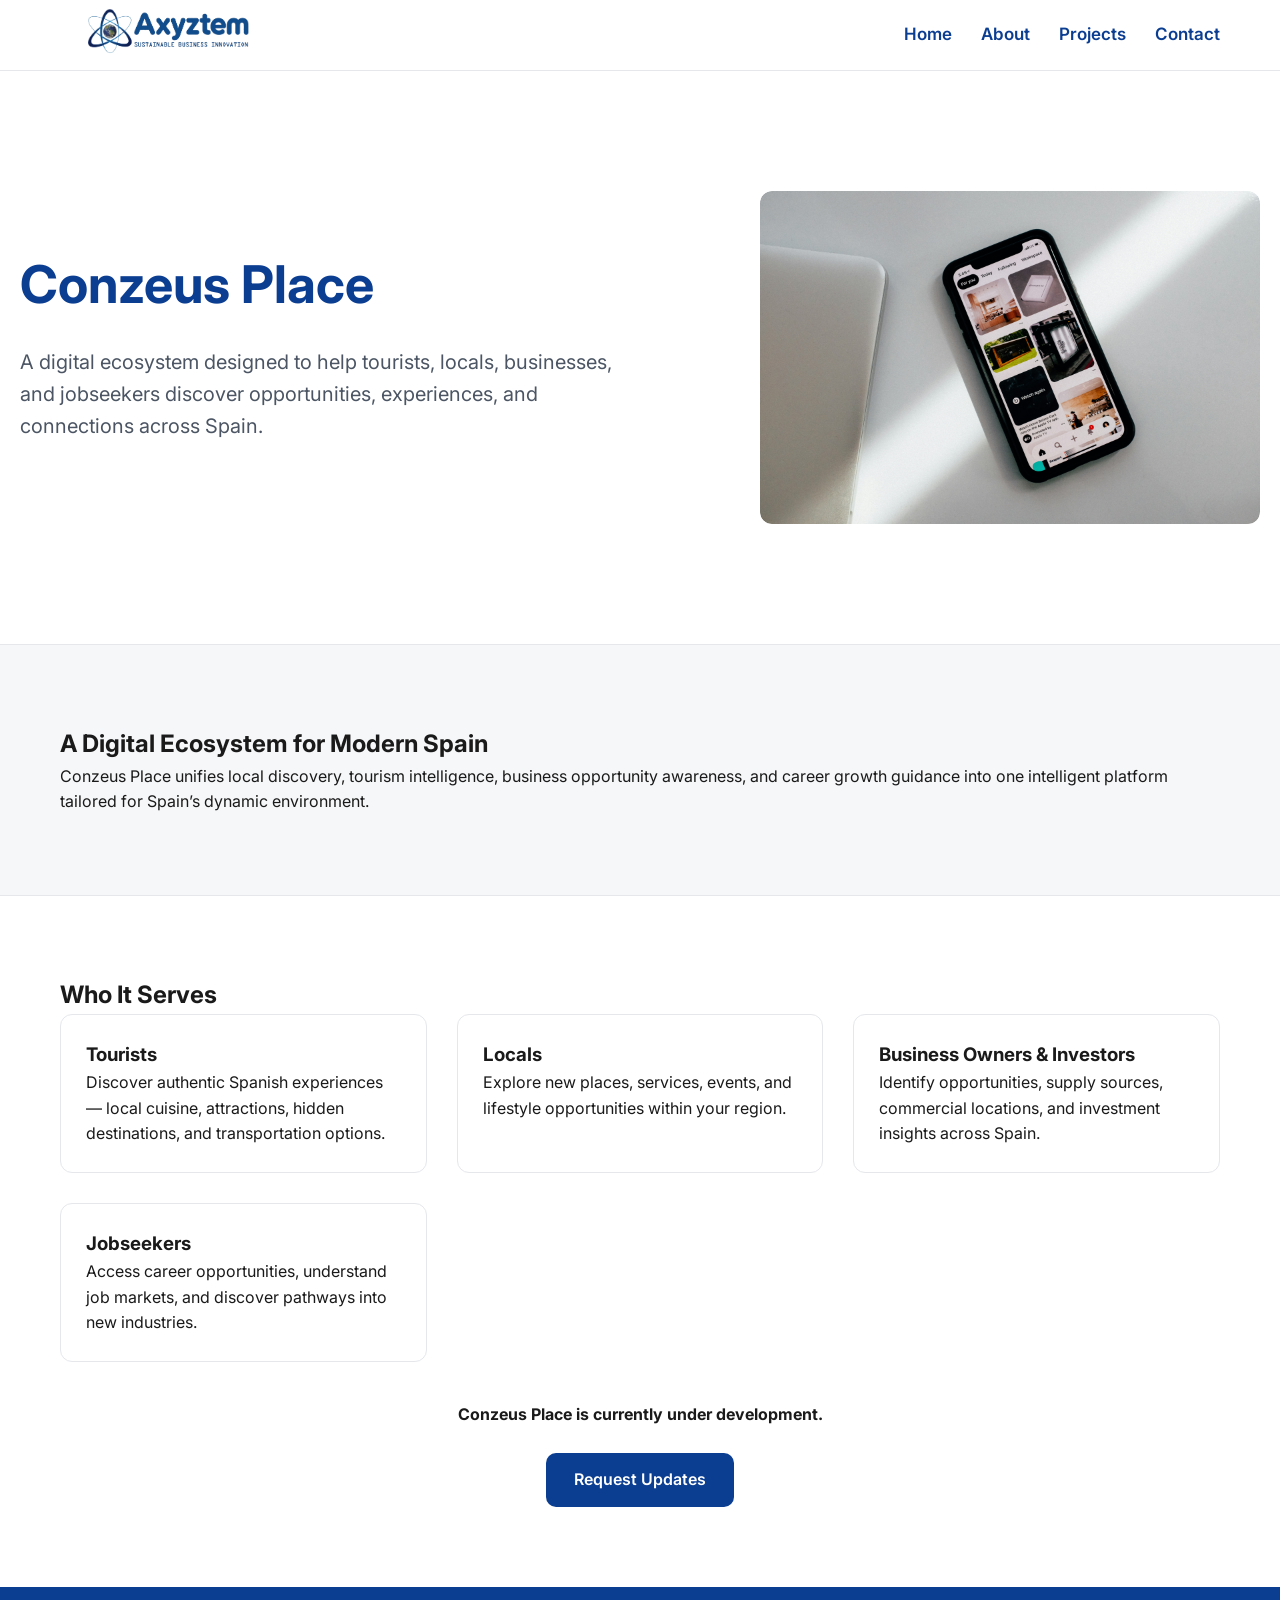
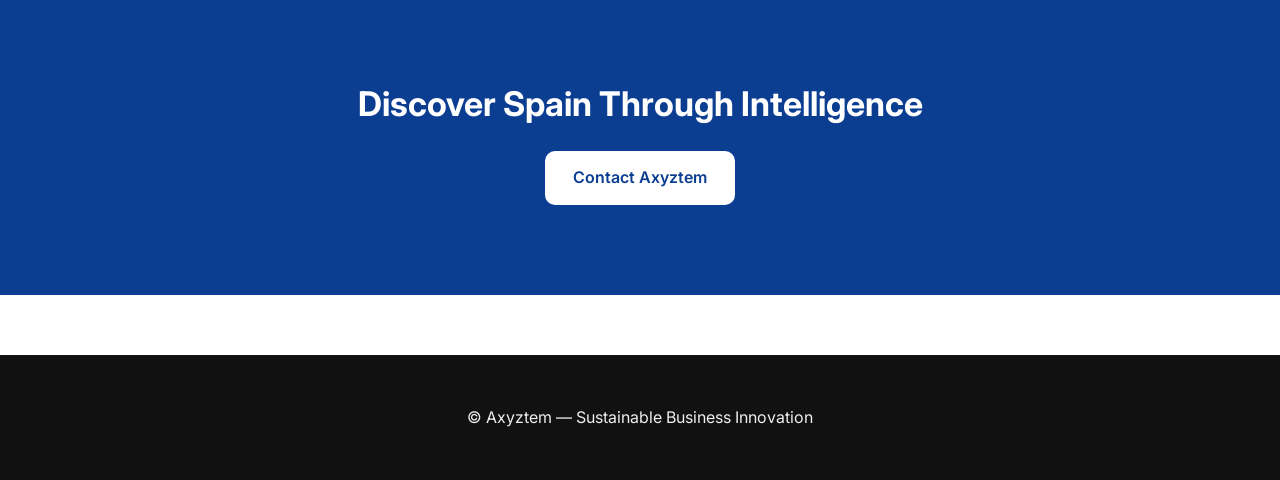
<file: projects/conzeus-place.html>
<!DOCTYPE html>
<html lang="en">
<head>
<meta charset="UTF-8">
<title>Conzeus Place | Axyztem</title>
<meta name="description" content="Conzeus Place — a digital ecosystem connecting tourists, locals, businesses, and jobseekers across Spain.">
<link rel="stylesheet" href="../css/styles.css">
<link href="https://fonts.googleapis.com/css2?family=Inter:wght@300;400;600;700&display=swap" rel="stylesheet">
</head>

<body>

<header>
<div class="container">
<nav>
  <div class="logo fade-up">
    <a href="../index.html">
      <img src="../images/axyztem-logo.png" style="height:50px;">
    </a>
  </div>

  <div class="nav-links fade-up">
    <a href="../index.html">Home</a>
    <a href="../about.html">About</a>
    <a href="../projects.html">Projects</a>
    <a href="../contact.html">Contact</a>
  </div>
</nav>
</div>
</header>

<!-- HERO -->
<section class="hero">
  <div class="hero-text fade-up">
    <h1>Conzeus Place</h1>
    <p>A digital ecosystem designed to help tourists, locals, businesses, and jobseekers discover opportunities, experiences, and connections across Spain.</p>
  </div>

  <div class="hero-img fade-up parallax">
    <img src="../images/conzeusplace.jpg" alt="Conzeus Place">
  </div>
</section>

<!-- OVERVIEW -->
<section class="section gray">
<div class="container">
  <h2 class="fade-up">A Digital Ecosystem for Modern Spain</h2>
  <p class="fade-up">
    Conzeus Place unifies local discovery, tourism intelligence, business opportunity awareness, and career growth guidance into one intelligent platform tailored for Spain’s dynamic environment.
  </p>
</div>
</section>

<!-- FEATURES -->
<section class="section">
<div class="container">
  <h2 class="fade-up">Who It Serves</h2>

  <div class="grid">

    <div class="card fade-up">
      <h3>Tourists</h3>
      <p>Discover authentic Spanish experiences — local cuisine, attractions, hidden destinations, and transportation options.</p>
    </div>

    <div class="card fade-up">
      <h3>Locals</h3>
      <p>Explore new places, services, events, and lifestyle opportunities within your region.</p>
    </div>

    <div class="card fade-up">
      <h3>Business Owners & Investors</h3>
      <p>Identify opportunities, supply sources, commercial locations, and investment insights across Spain.</p>
    </div>

    <div class="card fade-up">
      <h3>Jobseekers</h3>
      <p>Access career opportunities, understand job markets, and discover pathways into new industries.</p>
    </div>

  </div>

  <div style="text-align:center; margin-top:40px;">
    <p><strong>Conzeus Place is currently under development.</strong></p>
    <br>
    <a class="btn" href="../contact.html">Request Updates</a>
  </div>

</div>
</section>

<!-- CTA -->
<section class="cta fade-up">
  <h2>Discover Spain Through Intelligence</h2>
  <a class="btn" href="../contact.html">Contact Axyztem</a>
</section>

<footer class="fade-up">
  <p>© Axyztem — Sustainable Business Innovation</p>
</footer>

<!-- ANIMATIONS + PARALLAX -->
<script>
const animatedElements = document.querySelectorAll('.fade-up');

function animateOnScroll(){
  animatedElements.forEach(el=>{
    const rect = el.getBoundingClientRect();
    if(rect.top < window.innerHeight - 80){
      el.classList.add('visible');
    }
  });
}

window.addEventListener('scroll', animateOnScroll);
window.addEventListener('load', animateOnScroll);

window.addEventListener('scroll', ()=>{
  document.querySelectorAll('.parallax').forEach(el=>{
    el.style.transform = `translateY(${window.scrollY * 0.1}px)`;
  });
});
</script>

</body>
</html>
</file>
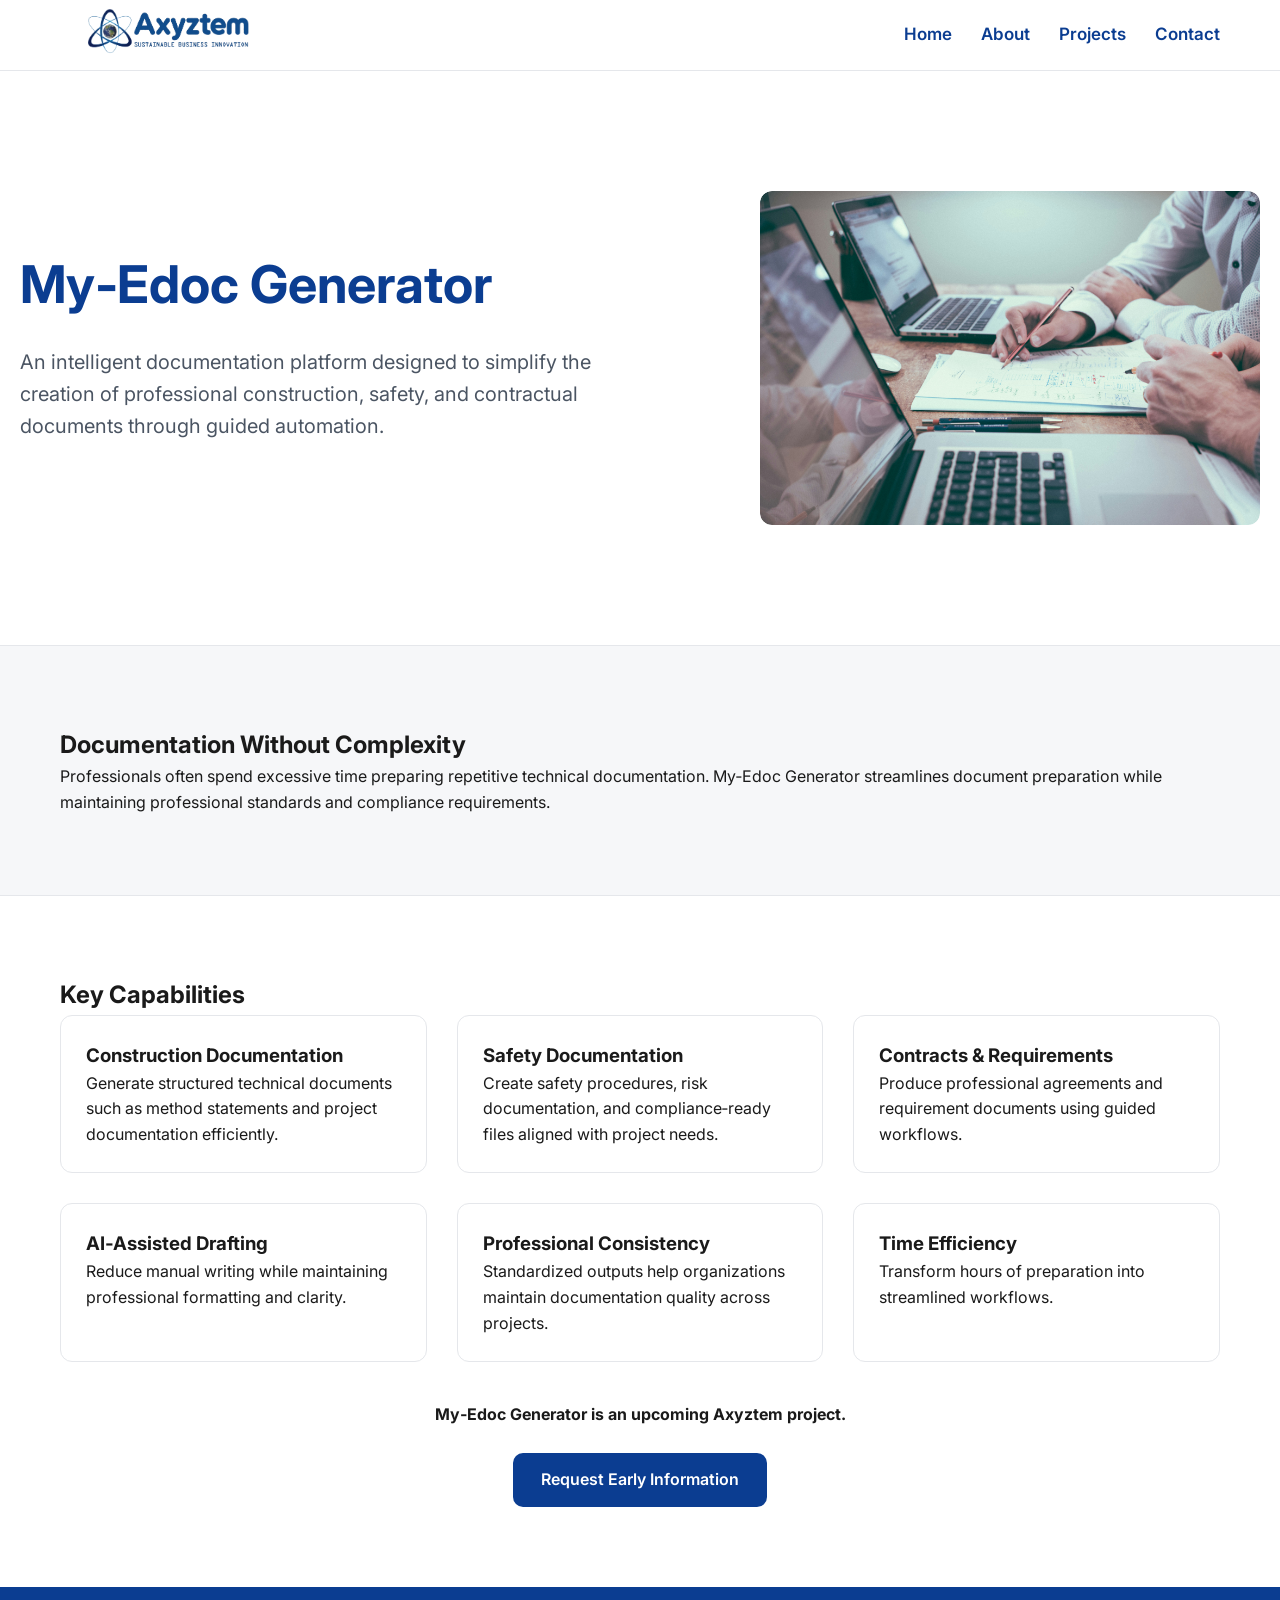
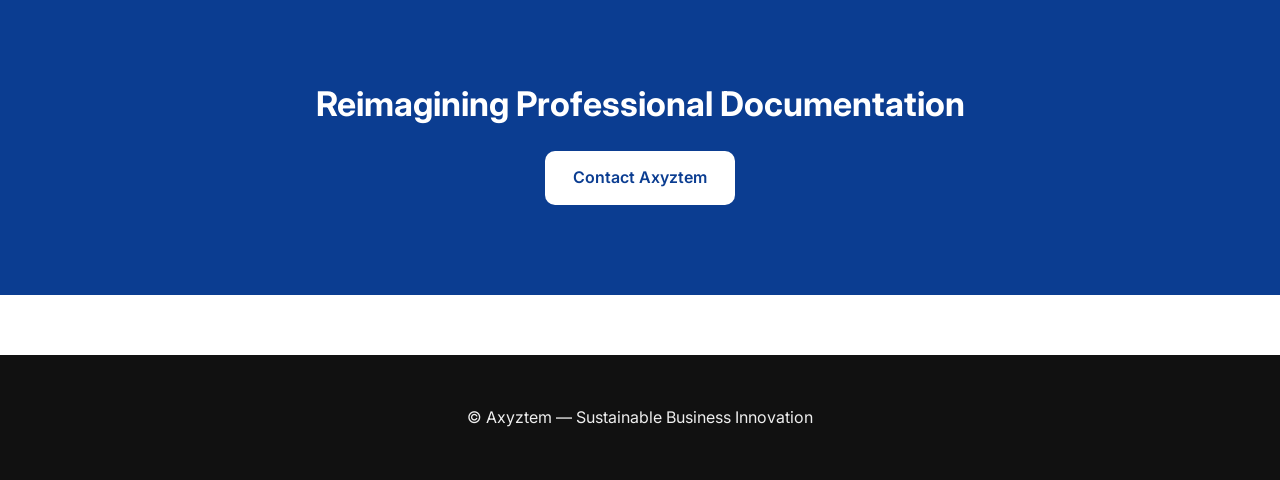
<file: projects/my-edoc-generator.html>
<!DOCTYPE html>
<html lang="en">
<head>
<meta charset="UTF-8">
<title>My‑Edoc Generator | Axyztem</title>
<meta name="description" content="My‑Edoc Generator — an intelligent platform for generating construction, safety, and contractual documentation.">
<link rel="stylesheet" href="../css/styles.css">
<link href="https://fonts.googleapis.com/css2?family=Inter:wght@300;400;600;700&display=swap" rel="stylesheet">
</head>

<body>

<header>
<div class="container">
<nav>
  <div class="logo fade-up">
    <a href="../index.html">
      <img src="../images/axyztem-logo.png" style="height:50px;">
    </a>
  </div>

  <div class="nav-links fade-up">
    <a href="../index.html">Home</a>
    <a href="../about.html">About</a>
    <a href="../projects.html">Projects</a>
    <a href="../contact.html">Contact</a>
  </div>
</nav>
</div>
</header>

<!-- HERO -->
<section class="hero">
  <div class="hero-text fade-up">
    <h1>My‑Edoc Generator</h1>
    <p>An intelligent documentation platform designed to simplify the creation of professional construction, safety, and contractual documents through guided automation.</p>
  </div>

  <div class="hero-img fade-up parallax">
    <img src="../images/construction.jpg" alt="My‑Edoc Generator">
  </div>
</section>

<!-- PURPOSE -->
<section class="section gray">
<div class="container">
  <h2 class="fade-up">Documentation Without Complexity</h2>
  <p class="fade-up">
    Professionals often spend excessive time preparing repetitive technical documentation.  
    My‑Edoc Generator streamlines document preparation while maintaining professional standards and compliance requirements.
  </p>
</div>
</section>

<!-- FEATURES -->
<section class="section">
<div class="container">
  <h2 class="fade-up">Key Capabilities</h2>

  <div class="grid">

    <div class="card fade-up">
      <h3>Construction Documentation</h3>
      <p>Generate structured technical documents such as method statements and project documentation efficiently.</p>
    </div>

    <div class="card fade-up">
      <h3>Safety Documentation</h3>
      <p>Create safety procedures, risk documentation, and compliance‑ready files aligned with project needs.</p>
    </div>

    <div class="card fade-up">
      <h3>Contracts & Requirements</h3>
      <p>Produce professional agreements and requirement documents using guided workflows.</p>
    </div>

    <div class="card fade-up">
      <h3>AI‑Assisted Drafting</h3>
      <p>Reduce manual writing while maintaining professional formatting and clarity.</p>
    </div>

    <div class="card fade-up">
      <h3>Professional Consistency</h3>
      <p>Standardized outputs help organizations maintain documentation quality across projects.</p>
    </div>

    <div class="card fade-up">
      <h3>Time Efficiency</h3>
      <p>Transform hours of preparation into streamlined workflows.</p>
    </div>

  </div>

  <div style="text-align:center; margin-top:40px;">
    <p><strong>My‑Edoc Generator is an upcoming Axyztem project.</strong></p>
    <br>
    <a class="btn" href="../contact.html">Request Early Information</a>
  </div>

</div>
</section>

<!-- CTA -->
<section class="cta fade-up">
  <h2>Reimagining Professional Documentation</h2>
  <a class="btn" href="../contact.html">Contact Axyztem</a>
</section>

<footer class="fade-up">
  <p>© Axyztem — Sustainable Business Innovation</p>
</footer>

<!-- ANIMATIONS + PARALLAX -->
<script>
const animatedElements = document.querySelectorAll('.fade-up');

function animateOnScroll(){
  animatedElements.forEach(el=>{
    const rect = el.getBoundingClientRect();
    if(rect.top < window.innerHeight - 80){
      el.classList.add('visible');
    }
  });
}

window.addEventListener('scroll', animateOnScroll);
window.addEventListener('load', animateOnScroll);

window.addEventListener('scroll', ()=>{
  document.querySelectorAll('.parallax').forEach(el=>{
    el.style.transform = `translateY(${window.scrollY * 0.1}px)`;
  });
});
</script>

</body>
</html>
</file>
<file: css/styles.css>
/* RESET */
* {
  margin: 0;
  padding: 0;
  box-sizing: border-box;
}

body {
  font-family: 'Inter', sans-serif;
  color: #1A1A1A;
  background: #FFFFFF;
  line-height: 1.6;
  overflow-x: hidden;
}

/* GLOBAL COLORS */
:root {
  --blue: #0B3D91;
  --blue-light: #2F80ED;
  --gray-bg: #F6F7F9;
  --gray-border: #E5E7EB;
  --text-dark: #1A1A1A;
  --text-light: #4B5563;
}

/* GLOBAL WIDTH FIX */
.container {
  max-width: 1200px;
  margin: 0 auto;
  padding: 0 20px;
}

/* Prevent full-width stretching */
section,
.hero,
.section,
footer {
  max-width: 1400px;
  margin-left: auto;
  margin-right: auto;
}

/* LINKS */
a {
  text-decoration: none;
  color: var(--blue);
  transition: 0.2s;
}

a:hover {
  color: var(--blue-light);
}

/* HEADER */
header {
  position: sticky;
  top: 0;
  background: #fff;
  border-bottom: 1px solid var(--gray-border);
  z-index: 999;
}

nav {
  display: flex;
  justify-content: space-between;
  align-items: center;
  height: 70px;
}

nav a {
  margin-left: 25px;
  font-weight: 600;
  font-size: 17px;
}

/* HERO */
.hero {
  display: flex;
  flex-wrap: wrap;
  align-items: center;
  justify-content: space-between;
  padding: 120px 20px;
  background: #FFFFFF;
  overflow: hidden;
  position: relative;
}

.hero-text {
  max-width: 600px;
}

.hero h1 {
  font-size: 52px;
  font-weight: 700;
  color: var(--blue);
  margin-bottom: 20px;
}

.hero p {
  font-size: 20px;
  color: var(--text-light);
  margin-bottom: 30px;
}

.hero-img img {
  width: 100%;
  max-width: 500px;
  border-radius: 16px;
  box-shadow: 0 10px 30px rgba(0,0,0,0.08);
}

/* PARALLAX */
.parallax {
  transform: translateY(0);
  transition: transform 0.4s ease-out;
}

/* BUTTONS */
.btn {
  display: inline-block;
  padding: 14px 28px;
  background: var(--blue);
  color: #fff;
  border-radius: 10px;
  font-weight: 600;
  transition: 0.3s;
}

.btn:hover {
  background: var(--blue-light);
  transform: translateY(-3px);
  box-shadow: 0 8px 20px rgba(0,0,0,0.12);
}

/* SECTION BLOCKS */
.section {
  padding: 80px 20px;
}

.section.gray {
  background: var(--gray-bg);
  border-top: 1px solid var(--gray-border);
  border-bottom: 1px solid var(--gray-border);
}

/* GRID */
.grid {
  display: grid;
  grid-template-columns: repeat(auto-fit, minmax(280px, 1fr));
  gap: 30px;
}

/* CARDS */
.card {
  background: #fff;
  border: 1px solid var(--gray-border);
  border-radius: 14px;
  padding: 25px;
  transition: 0.3s;
  opacity: 0;
  transform: translateY(30px);
}

/* FIX: Responsive images */
.card img {
  width: 100%;
  height: auto;
  max-width: 100%;
  border-radius: 12px;
  object-fit: cover;
  margin-bottom: 15px;
}

.card:hover {
  transform: translateY(-6px);
  box-shadow: 0 12px 28px rgba(0,0,0,0.08);
}

/* CTA */
.cta {
  background: var(--blue);
  color: #fff;
  text-align: center;
  padding: 90px 20px;
}

.cta h2 {
  font-size: 34px;
  margin-bottom: 20px;
}

.cta .btn {
  background: #fff;
  color: var(--blue);
}

.cta .btn:hover {
  background: #F0F4FF;
}

/* FOOTER */
footer {
  background: #111;
  color: #eee;
  padding: 50px 20px;
  text-align: center;
  margin-top: 60px;
}

/* ANIMATIONS */
.fade-up {
  opacity: 0;
  transform: translateY(30px);
  transition: opacity 0.8s ease-out, transform 0.8s ease-out;
}

.fade-up.visible {
  opacity: 1;
  transform: translateY(0);
}

/* RESPONSIVE FIXES */
@media(max-width: 768px) {

  nav {
    flex-direction: column;
    height: auto;
    padding: 15px 0;
  }

  nav a {
    margin: 10px;
  }

  .hero {
    flex-direction: column;
    text-align: center;
    padding: 80px 20px;
  }

  .hero h1 {
    font-size: 38px;
  }

  .hero p {
    font-size: 18px;
  }

  .grid {
    gap: 20px;
  }
}



/* UNIVERSAL IMAGE ROUNDING FIX */
.card,
.hero-img {
  border-radius: 12px;
  overflow: hidden;
}

.card img,
.hero-img img {
  border-radius: 12px;
  width: 100%;
  height: auto;
  display: block;
}
</file>
